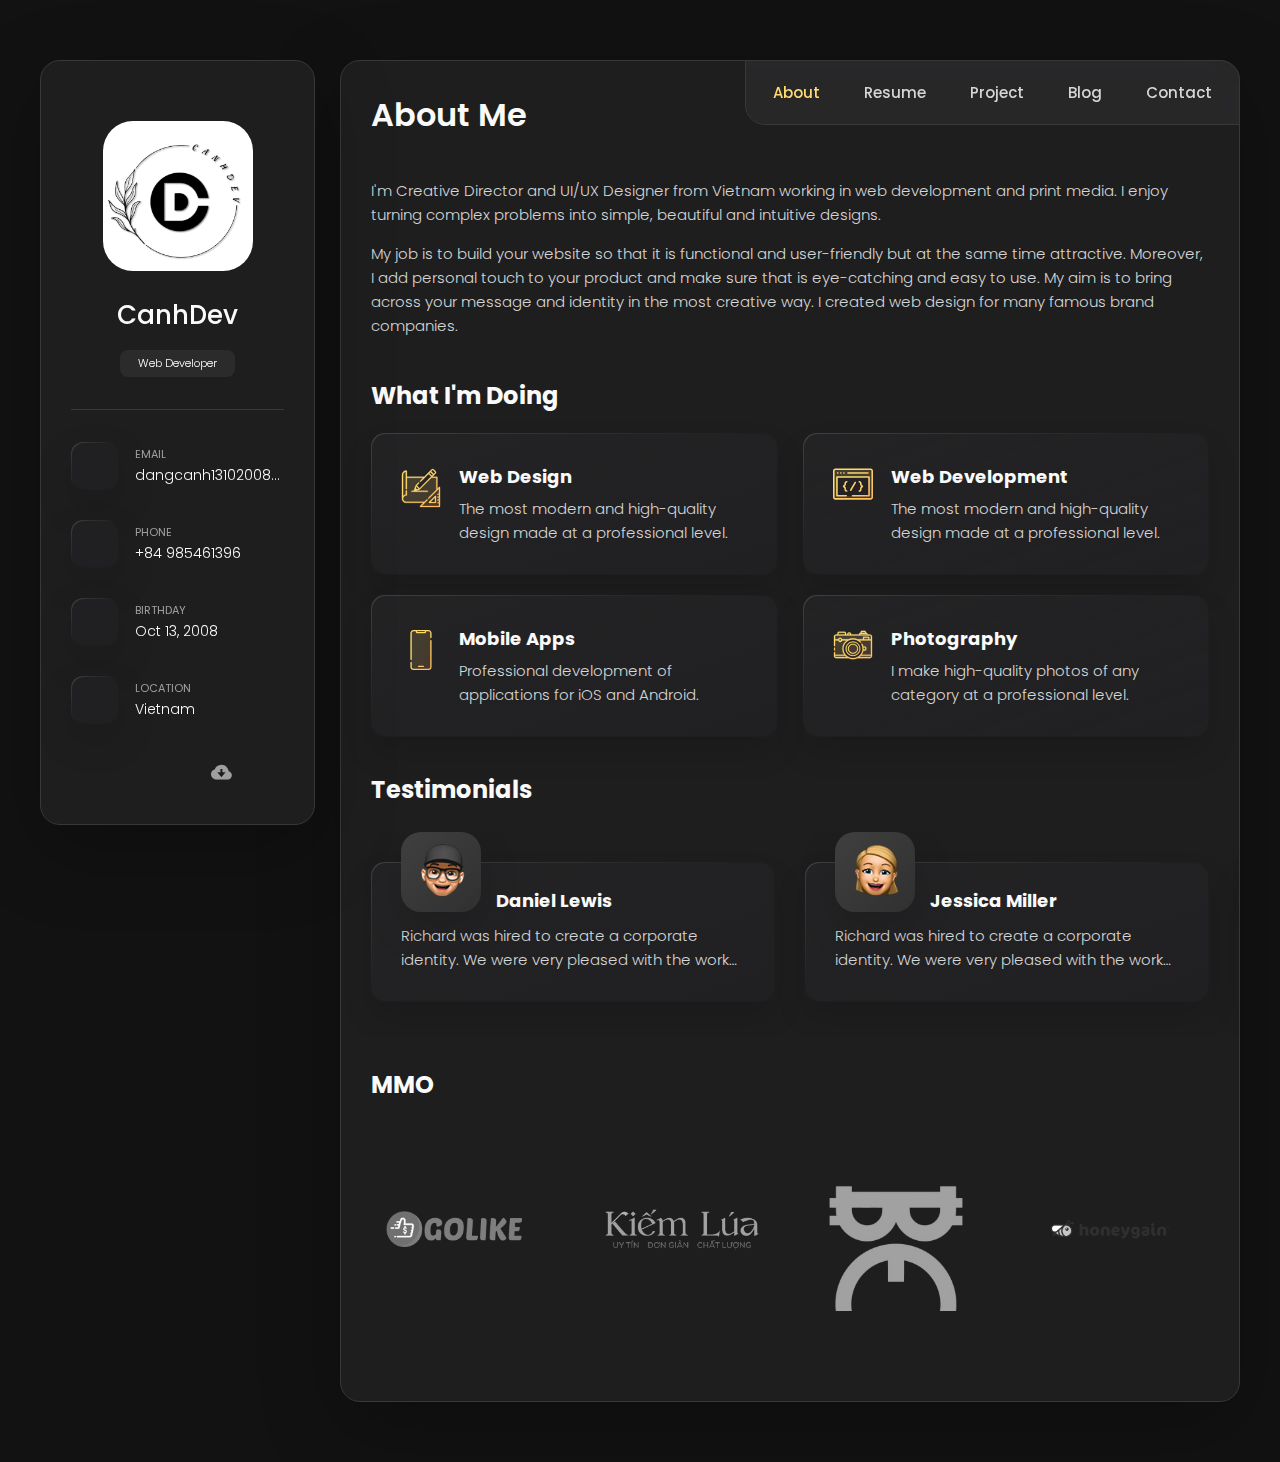
<file: index.html>
<!DOCTYPE html>
<html lang="en">
<head>
    <meta charset="UTF-8">
    <meta name="viewport" content="width=device-width, initial-scale=1.0">
    <title> CanhDev</title>
    <!--css link-->
    <link rel="stylesheet" href="style.css">
    <!--icon link-->
    <link rel="stylesheet" href="https://cdnjs.cloudflare.com/ajax/libs/font-awesome/6.5.2/css/all.min.css" integrity="sha512-SnH5WK+bZxgPHs44uWIX+LLJAJ9/2PkPKZ5QiAj6Ta86w+fsb2TkcmfRyVX3pBnMFcV7oQPJkl9QevSCWr3W6A==" crossorigin="anonymous" referrerpolicy="no-referrer" />
    <link href='https://unpkg.com/boxicons@2.1.4/css/boxicons.min.css' rel='stylesheet'>
    <!--font link-->
    <link href="https://fonts.googleapis.com/css2?family=Poppins:wght@300;400;500;600&display=swap" rel="stylesheet">
      <!-- favicon -->
       <link rel="shortcut icon" href="favicon.ico" type="image/x-icon">
</head>
<body>
    <!-- main -->
        <main>
            <!-- toast -->
            <div id="toast" class="toast">
                <i class="fa-solid fa-check-circle"></i>
                Message sent successfully!
            </div>
            <div class="alert" id="error">
                <i class="fa-solid fa-wifi icon"></i>
                <div class="content">
                    <div class="title">
                        Wifi disconnect!
                    </div>
                    <div class="des">
                        Please check your connection
                    </div>
                </div>
                <i class="fa-solid fa-x close"></i>
            </div>
            <div class="alert" id="success">
                <i class="fa-solid fa-wifi icon"></i>
                <div class="content">
                    <div class="title">
                        Wifi connected!
                    </div>
                    <div class="des">
                        Successfully connected
                    </div>
                </div>
                <i class="fa-solid fa-x close"></i>
            </div>
        
        
        
    <!-- sidebar -->
            <aside class="sidebar" data-sidebar>

                <div class="sidebar-info">

                    <figure class="avtar-box">
                        <img src="logo.png" width="80" style="border-radius:2rem ;">
                    </figure>

                    <div class="info-contents">
                        <h1 class="name" title="Rajat soni">CanhDev</h1>
                        <p class="title">Web Developer</p>
                    </div>

                    <button class="info-more-btn" data-sidebar-btn>
                        <span>Show Contacts</span>
                        <i class="fa-solid fa-chevron-down"></i>
                    </button>
                </div>

                <div class="sidebar-info-more">
                    <div class="separator"></div>
                    <ul class="contact-list">

                        <li class="contact-item">
                            <div class="icon-box">
                                <i class="fa-solid fa-envelope"></i>
                            </div>
                            <div class="contact-info">
                                <p class="contact-title">Email</p>
                                <a href="mailto:dangcanh13102008@gmail.com" class="contact-link">dangcanh13102008@gmail.com</a>
                            </div>
                        </li>

                        <li class="contact-item">
                            <div class="icon-box">
                                <i class="fa-solid fa-phone"></i>
                            </div>
                            <div class="contact-info">
                                <p class="contact-title">Phone</p>
                                <a href="#" class="contact-link">+84 985461396</a>
                            </div>
                        </li>

                        <li class="contact-item">
                            <div class="icon-box">
                                <i class="fa-solid fa-calendar-day"></i>
                            </div>
                            <div class="contact-info">
                                <p class="contact-title">Birthday</p>
                               <time datetime="1997-06-16">Oct 13, 2008</time>
                            </div>
                        </li>

                        <li class="contact-item">
                            <div class="icon-box">
                                <i class="fa-solid fa-location-dot"></i>
                            </div>
                            <div class="contact-info">
                                <p class="contact-title">Location</p>
                                <address>Vietnam</address>
                            </div>
                        </li>

                    </ul>

                    <div class="separator"></div>

                    <ul class="social-list">

                        <li class="social-item">
                            <a href="https://www.facebook.com/profile.php?id=100056273888886" class="social-link" target="_blank">
                                <i class="fa-brands fa-facebook"></i>
                            </a>
                        </li>

                        <li class="social-item">
                            <a href="https://x.com" class="social-link" target="_blank">
                                <i class="fa-brands fa-x-twitter"></i>
                            </a>
                        </li>

                        <li class="social-item">
                            <a href="https:www.youtube.com" class="social-link" target="_blank">
                                <i class="fa-brands fa-youtube"></i>
                            </a>
                        </li>

                        <li class="social-item">
                            <a href="https://web.telegram.org/a/#-1002250825109" class="social-link" target="_blank">
                                <i class="fa-brands fa-telegram"></i>
                            </a>
                        </li>

                        <li class="social-item">
                            <a href="https://instagram.com" class="social-link" target="_blank">
                                <i class="fa-brands fa-instagram"></i>
                            </a>
                        </li>
                        <li class="social-item">
                            <a href="app-release.apk" class="Btn" type="download">
                                <i class='bx bxs-cloud-download svgIcon' ></i>
                                <span class="icon2"></span>
                                <span class="tooltip">10MB</span>
                            </a>
                        </li>

                    </ul>
                </div>
            </aside>

    <!-- main content -->

    <div class="main-content">

    <!-- navbar -->

    <nav class="navbar">
        <ul class="navbar-list">
            <li class="navbar-item">
                <button class="navbar-link active" data-nav-link>About</button>
            </li>

            <li class="navbar-item">
                <button class="navbar-link" data-nav-link>Resume</button>
            </li>

            <li class="navbar-item">
                <button class="navbar-link" data-nav-link>Project</button>
            </li>

            <li class="navbar-item">
                <button class="navbar-link" data-nav-link>Blog</button>
            </li>

            <li class="navbar-item">
                <button class="navbar-link" data-nav-link>Contact</button>
            </li>
        </ul>
    </nav>

    <!-- about -->

    <article class="about active" data-page="about">

        <header>
            <h2 class="h2 article-title">About me</h2>
        </header>

        <section class="about-text">
            <p>
                I'm Creative Director and UI/UX Designer from Vietnam working in web development and print media.
                I enjoy
                turning complex problems into simple, beautiful and intuitive designs.
            </p>
            <p>
                My job is to build your website so that it is functional and user-friendly but at the same time attractive.
                Moreover, I
                add personal touch to your product and make sure that is eye-catching and easy to use. My aim is to bring
                across your
                message and identity in the most creative way. I created web design for many famous brand companies.
            </p>
        </section>

    

    <!-- service -->

    <section class="service">
        <h3 class="h3 service-title">What i'm doing</h3>
        <ul class="service-list">
            <li class="service-item">
                <div class="service-icon-box">
                    <img src="icon-design.svg" alt="design icon" width="40">
                </div>

                <div class="service-content-box">
                    <h4 class="h4 service-item-title">Web Design</h4>
                    <p class="service-item-text"> The most modern and high-quality design made at a professional level.
                    </p>
                </div>
            </li>

            <li class="service-item">
                <div class="service-icon-box">
                    <img src="icon-dev.svg" alt="web development icon" width="40">
                </div>

                <div class="service-content-box">
                    <h4 class="h4 service-item-title">Web Development</h4>
                    <p class="service-item-text"> The most modern and high-quality design made at a professional level.
                    </p>
                </div>
            </li>

            <li class="service-item">
                <div class="service-icon-box">
                    <img src="icon-app.svg" alt="Mobile app icon" width="40">
                </div>

                <div class="service-content-box">
                    <h4 class="h4 service-item-title">Mobile Apps</h4>
                    <p class="service-item-text"> Professional development of applications for iOS and Android.
                </div>
            </li>

            <li class="service-item">
                <div class="service-icon-box">
                    <img src="icon-photo.svg" alt="camera icon" width="40">
                </div>

                <div class="service-content-box">
                    <h4 class="h4 service-item-title">Photography</h4>
                    <p class="service-item-text">  I make high-quality photos of any category at a professional level.
                </div>
            </li>

        </ul>
    </section>

    <!-- testmonials -->

    <section class="testimonials">

        <h3 class="h3 testimonials-title">Testimonials</h3>

        <ul class="testimonials-list has-scrollbar">

          <li class="testimonials-item">
            <div class="content-card" data-testimonials-item>

              <figure class="testimonials-avatar-box">
                <img src="avatar-1.png" alt="Daniel lewis" width="60" data-testimonials-avatar>
              </figure>

              <h4 class="h4 testimonials-item-title" data-testimonials-title>Daniel lewis</h4>

              <div class="testimonials-text" data-testimonials-text>
                <p>
                  Richard was hired to create a corporate identity. We were very pleased with the work done. She has a
                  lot of experience
                  and is very concerned about the needs of client. Lorem ipsum dolor sit amet, ullamcous cididt
                  consectetur adipiscing
                  elit, seds do et eiusmod tempor incididunt ut laborels dolore magnarels alia.
                </p>
              </div>

            </div>
          </li>

          <li class="testimonials-item">
            <div class="content-card" data-testimonials-item>

              <figure class="testimonials-avatar-box">
                <img src="avatar-2.png" alt="Jessica miller" width="60" data-testimonials-avatar>
              </figure>

              <h4 class="h4 testimonials-item-title" data-testimonials-title>Jessica miller</h4>

              <div class="testimonials-text" data-testimonials-text>
                <p>
                  Richard was hired to create a corporate identity. We were very pleased with the work done. She has a
                  lot of experience
                  and is very concerned about the needs of client. Lorem ipsum dolor sit amet, ullamcous cididt
                  consectetur adipiscing
                  elit, seds do et eiusmod tempor incididunt ut laborels dolore magnarels alia.
                </p>
              </div>

            </div>
          </li>

          <li class="testimonials-item">
            <div class="content-card" data-testimonials-item>

              <figure class="testimonials-avatar-box">
                <img src="avatar-3.png" alt="Emily evans" width="60" data-testimonials-avatar>
              </figure>

              <h4 class="h4 testimonials-item-title" data-testimonials-title>Emily evans</h4>

              <div class="testimonials-text" data-testimonials-text>
                <p>
                  Richard was hired to create a corporate identity. We were very pleased with the work done. She has a
                  lot of experience
                  and is very concerned about the needs of client. Lorem ipsum dolor sit amet, ullamcous cididt
                  consectetur adipiscing
                  elit, seds do et eiusmod tempor incididunt ut laborels dolore magnarels alia.
                </p>
              </div>

            </div>
          </li>

          <li class="testimonials-item">
            <div class="content-card" data-testimonials-item>

              <figure class="testimonials-avatar-box">
                <img src="avatar-4.png" alt="Henry william" width="60" data-testimonials-avatar>
              </figure>

              <h4 class="h4 testimonials-item-title" data-testimonials-title>Henry william</h4>

              <div class="testimonials-text" data-testimonials-text>
                <p>
                  Richard was hired to create a corporate identity. We were very pleased with the work done. She has a
                  lot of experience
                  and is very concerned about the needs of client. Lorem ipsum dolor sit amet, ullamcous cididt
                  consectetur adipiscing
                  elit, seds do et eiusmod tempor incididunt ut laborels dolore magnarels alia.
                </p>
              </div>

            </div>
          </li>

        </ul>

      </section>
    
    <!-- testimonials modal -->

    <div class="modal-container" data-modal-container>

        <div class="overlay" data-overlay></div>

        <section class="testimonials-modal">

          <button class="modal-close-btn" data-modal-close-btn>
            <i class="fa-solid fa-xmark"></i>
          </button>

          <div class="modal-img-wrapper">
            <figure class="modal-avatar-box">
              <img src="avatar-1.png" alt="Daniel lewis" width="80" data-modal-img>
            </figure>

            <img src="icon-quote.svg" alt="quote icon">
          </div>

          <div class="modal-content">

            <h4 class="h3 modal-title" data-modal-title>Daniel lewis</h4>

            <time datetime="2021-06-14">14 June, 2021</time>

            <div data-modal-text>
              <p>
                Richard was hired to create a corporate identity. We were very pleased with the work done. She has a
                lot of experience
                and is very concerned about the needs of client. Lorem ipsum dolor sit amet, ullamcous cididt
                consectetur adipiscing
                elit, seds do et eiusmod tempor incididunt ut laborels dolore magnarels alia.
              </p>
            </div>

          </div>

        </section>
        </div>

    <!-- CLIENT -->

    <section class="clients">
        <h3 class="h3 clients-title">MMO</h3>
        <ul class="clients-list has-scrollbar">

            <li class="clients-items"> 
                <a href="http://ksx.golike88.com/share/ub4bge.html?referral_code=nvh9998" target="_blank">
                    <img src="golike.png" alt="client logo">
                </a>
            </li>

            <li class="clients-items"> 
                <a href="https://app.kiemlua.vn/login?ref=NLuJLiMc33" target="_blank">
                    <img src="KiemLua-Logo.png" alt="client logo">
                </a>
            </li>

            <li class="clients-items"> 
                <a href="https://invite.satoshiapp.xyz/9x5r1" target="_blank">
                    <img src="satoshi.png" alt="client logo">
                </a>
            </li>

            <li class="clients-items"> 
                <a href="https://r.honeygain.me/DANGC41D26" target="_blank">
                    <img src="honeygain.png" alt="client logo">
                </a>
            </li>

            <li class="clients-items"> 
                <a href="https://xworld-app.com/vi-VN/share/land?userId=5113348" target="_blank">
                    <img src="xworld.png" alt="client logo">
                </a>
            </li>

            <li class="clients-items"> 
                <a href="https://shorten.asia/tJM1EuC8" target="_blank">
                    <img src="shopee.png" alt="client logo">
                </a>
            </li>
        </ul>
    </section>
   </article>

  <!-- resume -->

  <article class="resume" data-page="resume">

    <header>
        <h2 class="h2 article-title">Resume</h2>
    </header>

    <section class="timeline">
        <div class="title-wrapper">
            <div class="icon-box">
                <i class="fa-solid fa-book-open"></i>
            </div>

            <h3 class="h3">Education</h3>
        </div>

        <ol class="timeline-list">
            <li class="timeline-item">
                <h4 class="h4 timeline-item-title">Primary School</h4>
                <span>2014 - 2019</span>
                <p class="timeline-text">
                    Nguyen Chi Thanh primary School
                </p>
            </li>

            <li class="timeline-item">
                <h4 class="h4 timeline-item-title">Secondary school</h4>
                <span>2019 - 2023</span>
                <p class="timeline-text">
                    Long Binh secondary school
                </p>
            </li>

            <li class="timeline-item">
                <h4 class="h4 timeline-item-title">High school</h4>
                <span>2023 - 2024</span>
                <p class="timeline-text">
                    Nguyen Huu Canh high school
                </p>
            </li>

        </ol>
    </section>

    <section class="timeline">

        <div class="title-wrapper">
            <div class="icon-box">
                <i class="fa-solid fa-book-open"></i>
            </div>
            <h3 class="h3">Experience</h3>
        </div>

        <ol class="timeline-list">
            <li class="timeline-item">
                <h4 class="h4 timeline-item-title">Code begginer</h4>
                <span>2019 - 2020</span>
                <p class="timeline-text">
                    I have started learn code and feel it amazing.
                </p>
            </li>

            <li class="timeline-item">
                <h4 class="h4 timeline-item-title">Designer</h4>
                <span>2020 - 2023</span>
                <p class="timeline-text">
                   I feel i can draw and make it beautiful.
                </p>
            </li>

            <li class="timeline-item">
                <h4 class="h4 timeline-item-title">Web designer</h4>
                <span>2023 - Present</span>
                <p class="timeline-text">
                    Learning code...
                </p>
            </li>
        </ol>
    </section>

    <!-- skill -->

    <section class="skills">
        <h3 class="h3 skills-title">My skills</h3>

        <ul class="skills-list content-card">
            
            <li class="skills-item">
                <div class="title-wrapper">
                    <h5 class="h5">Web design</h5>
                    <data value="85">85%</data>
                </div>

                <div class="skills-progress-bg">
                    <div class="skills-progress-fill" style="width: 80%;"></div>
                </div>
            </li>

            <li class="skills-item">
                <div class="title-wrapper">
                    <h5 class="h5">Ctrl C + Ctrl V</h5>
                    <data value="85">100%</data>
                </div>

                <div class="skills-progress-bg">
                    <div class="skills-progress-fill" style="width: 100%;"></div>
                </div>
            </li>

            <li class="skills-item">
                <div class="title-wrapper">
                    <h5 class="h5">Branding</h5>
                    <data value="85">90%</data>
                </div>

                <div class="skills-progress-bg">
                    <div class="skills-progress-fill" style="width: 90%;"></div>
                </div>
            </li>

            <li class="skills-item">
                <div class="title-wrapper">
                    <h5 class="h5">Wordpress</h5>
                    <data value="85">10%</data>
                </div>

                <div class="skills-progress-bg">
                    <div class="skills-progress-fill" style="width: 10%;"></div>
                </div>
            </li>

        </ul>
    </section>
  </article>

  <!-- portfolio -->

  <article class="portfolio" data-page="project">

    <header>
        <h2 class="h2 article-title">Project</h2>
    </header>

    <section class="projects">

        <ul class="filter-list">

            <li class="filter-item">
                <button class="active" data-filter-btn>All</button>
            </li>

            <li class="filter-item">
                <button data-filter-btn>Web design</button>
            </li>

            <li class="filter-item">
                <button data-filter-btn>Applications</button>
            </li>

            <li class="filter-item">
                <button data-filter-btn>Web developement</button>
            </li>

            <li class="filter-item">
                <button data-filter-btn>Games</button>
            </li>
        </ul>

        <div class="filter-select-box">

            <button class="filter-select" data-select>

                <div class="select-valu" data-select-value>Select category</div>

                <div class="select-icon">
                    <i class="fa-solid fa-chevron-down"></i>
                </div>

            </button>

            <ul class="select-list">

                <li class="select-item">
                    <button data-select-item>All</button>
                </li>

                <li class="select-item">
                    <button data-select-item>Web design</button>
                </li>

                <li class="select-item">
                    <button data-select-item>Applications</button>
                </li>

                <li class="select-item">
                    <button data-select-item>Web developement</button>
                </li>

                <li class="select-item">
                    <button data-select-item>Games</button>
                </li>

            </ul>

        </div>

        <ul class="project-list">

            <li class="project-item active" data-filter-item data-category="web developement">
                <a href="clock.html" target="_blank">
                    <figure class="project-img">
                        <div class="project-item-icon-box">
                            <i class="fa-regular fa-eye"></i>
                        </div>

                        <img src="project-1.png" loading="lazy">
                    </figure> 
                    <h3 class="project-title">Nixie Tube Clock</h3>
                    <p class="project-category">Web developement</p>
                </a>
                
            </li>
            <li class="project-item active" data-filter-item data-category="web developement">
                <a href="https://canh.vercel.app" target="_blank">
                    <figure class="project-img">
                        <div class="project-item-icon-box">
                            <i class="fa-regular fa-eye"></i>
                        </div>

                        <img src="canh.vercel.jpg" loading="lazy">
                    </figure> 
                    <h3 class="project-title">Nixie Tube Clock</h3>
                    <p class="project-category">Web developement</p>
                </a>
                
            </li>

            
            <li class="project-item active" data-filter-item data-category="games">
                <a href="#">
                    <figure class="project-img">
                        <div class="project-item-icon-box">
                            <i class="fa-regular fa-eye"></i>
                        </div>

                        <img src="project-2.png" loading="lazy">
                    </figure> 
                    <h3 class="project-title">Tic-Tac-Toe</h3>
                    <p class="project-category">Games</p>
                </a>
            </li>

            <li class="project-item active" data-filter-item data-category="games">
                <a href="game.html" target="_blank">
                    <figure class="project-img">
                        <div class="project-item-icon-box">
                            <i class="fa-regular fa-eye"></i>
                        </div>

                        <img src="cubegame.jpg" loading="lazy">
                    </figure> 
                    <h3 class="project-title">Tic-Tac-Toe</h3>
                    <p class="project-category">Games</p>
                </a>
            </li>

            
            <li class="project-item active" data-filter-item data-category="web developement">
                <a href="#">
                    <figure class="project-img">
                        <div class="project-item-icon-box">
                            <i class="fa-regular fa-eye"></i>
                        </div>

                        <img src="project-3.png" loading="lazy">
                    </figure> 
                    <h3 class="project-title">Toast Notification</h3>
                    <p class="project-category">Web developement</p>
                </a>
            </li>

            <li class="project-item active" data-filter-item data-category="web developement">
                <a href="https://gemini-canh.vercel.app" target="_blank">
                    <figure class="project-img">
                        <div class="project-item-icon-box">
                            <i class="fa-regular fa-eye"></i>
                        </div>

                        <img src="gemini.jpg" loading="lazy">
                    </figure> 
                    <h3 class="project-title">Gemini</h3>
                    <p class="project-category">Web developement</p>
                </a>
            </li>

            
            <li class="project-item active" data-filter-item data-category="web design">
                <a href="product.html" target="_blank">
                    <figure class="project-img">
                        <div class="project-item-icon-box">
                            <i class="fa-regular fa-eye"></i>
                        </div>

                        <img src="project-4.png" loading="lazy">
                    </figure> 
                    <h3 class="project-title">Product Page</h3>
                    <p class="project-category">Web design</p>
                </a>
            </li>

            
            <li class="project-item active" data-filter-item data-category="web design">
                <a href="#">
                    <figure class="project-img">
                        <div class="project-item-icon-box">
                            <i class="fa-regular fa-eye"></i>
                        </div>

                        <img src="project-5.png" loading="lazy">
                    </figure> 
                    <h3 class="project-title">Amazon prime video</h3>
                    <p class="project-category">Web design</p>
                </a>
            </li>

            <li class="project-item active" data-filter-item data-category="web design">
                <a href="https://ashopvn.vercel.app" target="_blank">
                    <figure class="project-img">
                        <div class="project-item-icon-box">
                            <i class="fa-regular fa-eye"></i>
                        </div>

                        <img src="ashopvn.jpg" loading="lazy">
                    </figure> 
                    <h3 class="project-title">AShopVN</h3>
                    <p class="project-category">Web design</p>
                </a>
            </li>

            
            <li class="project-item active" data-filter-item data-category="web games">
                <a href="#">
                    <figure class="project-img">
                        <div class="project-item-icon-box">
                            <i class="fa-regular fa-eye"></i>
                        </div>

                        <img src="project-6.png" loading="lazy">
                    </figure> 
                    <h3 class="project-title">Flip a coin</h3>
                    <p class="project-category">Games</p>
                </a>
            </li>

            
            <li class="project-item active" data-filter-item data-category="applications">
                <a href="#">
                    <figure class="project-img">
                        <div class="project-item-icon-box">
                            <i class="fa-regular fa-eye"></i>
                        </div>

                        <img src="project-7.png" loading="lazy">
                    </figure> 
                    <h3 class="project-title">Age calculator</h3>
                    <p class="project-category">Applications</p>
                </a>
            </li>

            <li class="project-item active" data-filter-item data-category="web design">
                <a href="light.html" target="_blank">
                    <figure class="project-img">
                        <div class="project-item-icon-box">
                            <i class="fa-regular fa-eye"></i>
                        </div>

                        <img src="project-8.png" loading="lazy">
                    </figure> 
                    <h3 class="project-title">Light house</h3>
                    <p class="project-category">Web design</p>
                </a>
            </li>

            <li class="project-item active" data-filter-item data-category="applications">
                <a href="calendar.html" target="_blank">
                    <figure class="project-img">
                        <div class="project-item-icon-box">
                            <i class="fa-regular fa-eye"></i>
                        </div>

                        <img src="project-9.png" loading="lazy">
                    </figure> 
                    <h3 class="project-title">Calender</h3>
                    <p class="project-category">Applications</p>
                </a>
            </li>

            <li class="project-item active" data-filter-item data-category="applications">
                <a href="digital.html" target="_blank">
                    <figure class="project-img">
                        <div class="project-item-icon-box">
                            <i class="fa-regular fa-eye"></i>
                        </div>

                        <img src="time.jpg" loading="lazy">
                    </figure> 
                    <h3 class="project-title">Clock</h3>
                    <p class="project-category">Applications</p>
                </a>
            </li>
            <li class="project-item active" data-filter-item data-category="applications">
                <a href="todolist.html" target="_blank">
                    <figure class="project-img">
                        <div class="project-item-icon-box">
                            <i class="fa-regular fa-eye"></i>
                        </div>

                        <img src="todolist.jpg" loading="lazy">
                    </figure> 
                    <h3 class="project-title">Todolist</h3>
                    <p class="project-category">Applications</p>
                </a>
            </li>


            <li class="project-item active" data-filter-item data-category="applications">
                <a href="cal.html" target="_blank">
                    <figure class="project-img">
                        <div class="project-item-icon-box">
                            <i class="fa-regular fa-eye"></i>
                        </div>

                        <img src="caculator.jpg" loading="lazy">
                    </figure> 
                    <h3 class="project-title">Calculator</h3>
                    <p class="project-category">Applications</p>
                </a>
            </li>
        </ul>

    </section>

  </article>

  <!-- blog -->

  <article class="blog" data-page="blog">

    <header>
        <h2 class="h2 article-title">Blog</h2>
    </header>

    <section class="blog-posts">

        <ul class="blog-posts-list">


            <div class="post-container">
                <div class="post-header">
                    <div class="profile-pic"></div>
                    <div><strong>Tạo bài đăng</strong></div>
                </div>
                <textarea id="post-content" placeholder="Bạn đang nghĩ gì? , hãy viết một câu hoặc một đoạn podcast thật ý nghĩa vào đây. (LƯU Ý: xóa từ dưới lên nhé)"></textarea>
                <div class="post-footer">
                    <div class="language-select">
                        <label for="language-select">Ngôn ngữ:</label>
                        <select id="language-select">
                            <option value="en-US">English</option>
                            <option value="vi-VN">Tiếng Việt</option>
                        </select>
                    </div>
                    <button id="post-button" disabled onclick="createPost()"><i class='bx bx-cloud-download'></i></button>
                </div>
            </div>
            
            <div class="posts-container" id="posts-container"></div>

            

        </ul>

    </section>

  </article>

  <!-- contact -->

  <article class="contact" data-page="contact">

    <header >
        <h2 class="h2 article-title">Contact</h2>
    </header>

    <section class="mapbox" data-mapbox>
        <iframe src="https://www.google.com/maps/embed?pb=!1m18!1m12!1m3!1d7835.713573125639!2d106.89151335431016!3d10.898486742728425!2m3!1f0!2f0!3f0!3m2!1i1024!2i768!4f13.1!3m3!1m2!1s0x3174dfdfc9e9a78d%3A0x77e1abf59dd0cb33!2zQ2jhu6MgQ-G7lW5nIDEx!5e0!3m2!1svi!2s!4v1727709779762!5m2!1svi!2s"
            width="400" height="300" loading="lazy">
        </iframe>
    </section>

    <section class="contact-form">
        <h3 class="h3 form-title">Contact Form</h3>

        <form action="#" class="form" data-form>
            <div class="input-wrapper">
                <input type="text" name="fullname" class="form-input" placeholder="Full Name" required data-form-input>
                <input type="text" name="email" class="form-input" placeholder="Email address" required data-form-input>
            </div>

            <textarea name="message" class="form-input" required data-form-input placeholder="content"></textarea>

            <button class="form-btn" id="form-btn" type="Submit" disabled data-form-btn>
                <i class="fa-solid fa-paper-plane"></i>
                <span>Send Message</span>
            </button>
        </form>

    </section>

  </article>


    </div>
        </main>


    <!--js link-->
    <script src="script.js"></script>
</body>
</html>
</file>
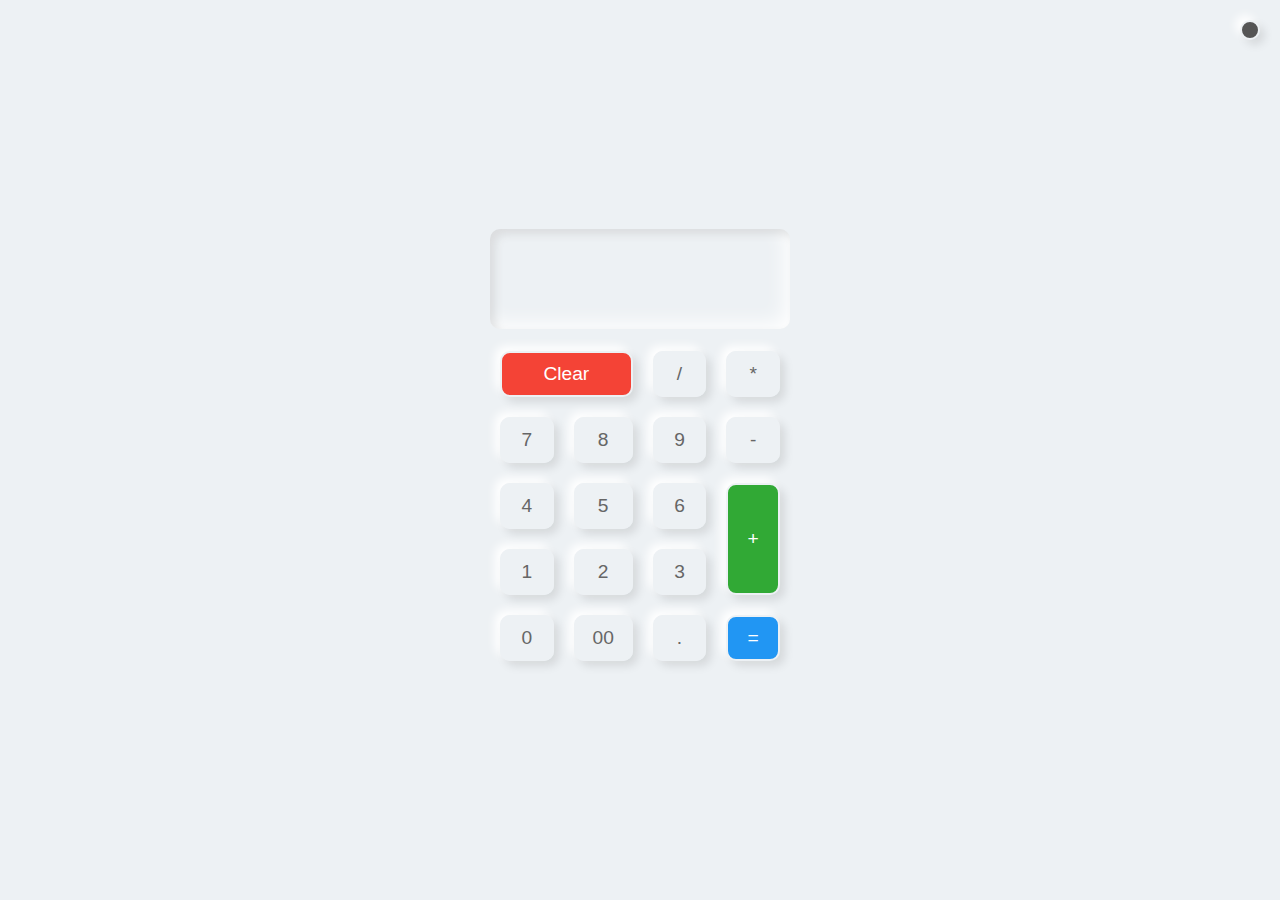
<file: cal.html>
<!DOCTYPE html>
<html lang="en">
<head>
    <meta charset="UTF-8">
    <meta name="viewport" content="width=device-width, initial-scale=1.0">
    <title>CALCULATOR</title>
    <link rel="stylesheet" href="cal.css">
</head>
<body>
    
    <div class="toggleBtn"></div>
    <div class="calculator">
        <div class="buttons">
             <h2 id="value"></h2>
             <span id="clear">Clear</span>
             <span>/</span>
             <span>*</span>
             <span>7</span>
             <span>8</span>
             <span>9</span>
             <span>-</span>
             <span>4</span>
             <span>5</span>
             <span>6</span>
             <span id="plus">+</span>
             <span>1</span>
             <span>2</span>
             <span>3</span>
             <span>0</span>
             <span>00</span>
             <span>.</span>
             <span id="equal">=</span>
        </div>
    </div>
<script src="cal.js"></script>
</body>
</html>
</file>
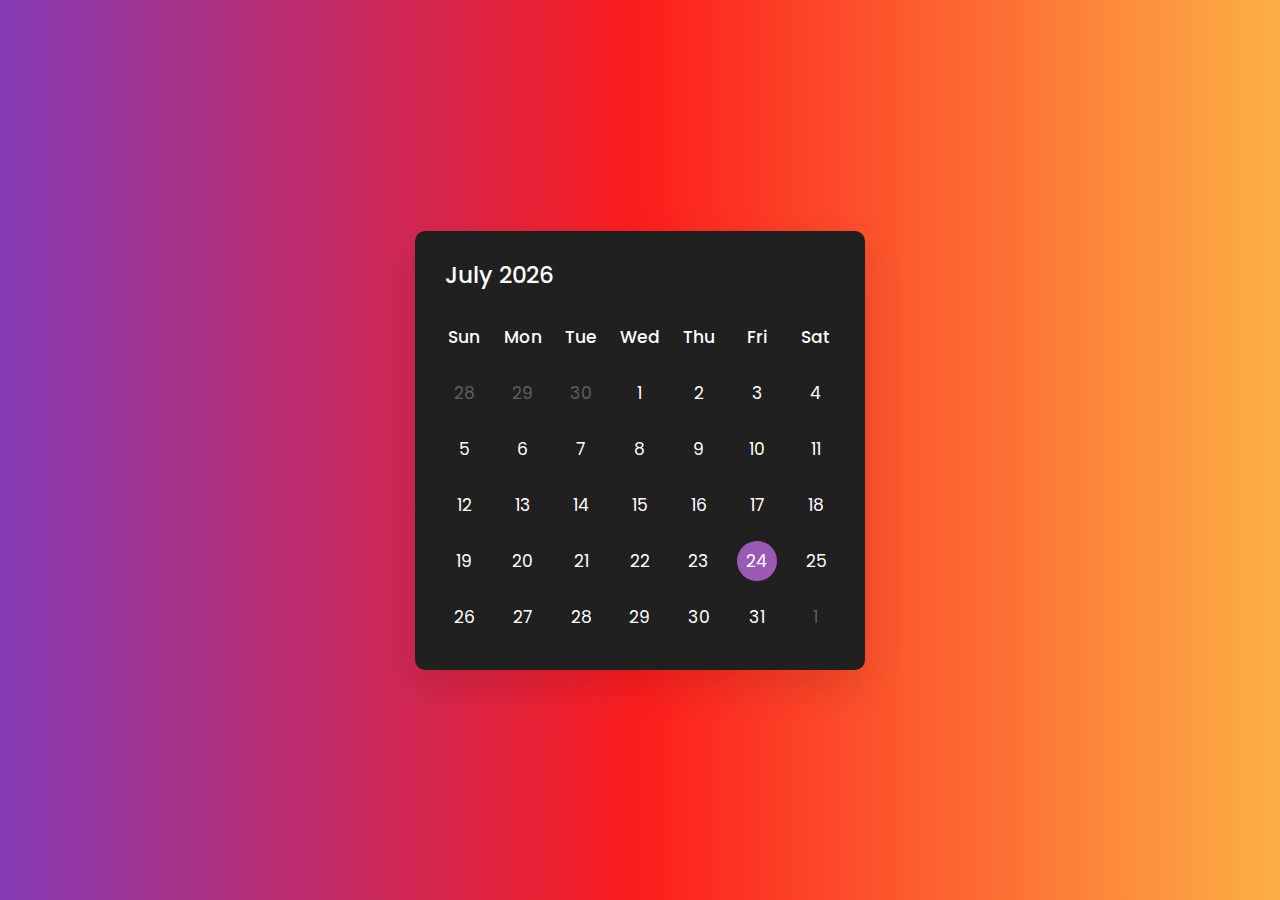
<file: calendar.html>
<!DOCTYPE html>
<html lang="en">
<head>
    <meta charset="UTF-8">
    <meta name="viewport" content="width=device-width, initial-scale=1.0">
    <title>Calendar</title>
    <meta name="viewport" content="width=device-width, initial-scale=1.0">
    <link rel="stylesheet" href="https://cdnjs.cloudflare.com/ajax/libs/font-awesome/6.5.1/css/all.min.css" integrity="sha512-DTOQO9RWCH3ppGqcWaEA1BIZOC6xxalwEsw9c2QQeAIftl+Vegovlnee1c9QX4TctnWMn13TZye+giMm8e2LwA==" crossorigin="anonymous" referrerpolicy="no-referrer" />    <link rel="stylesheet" href="calendar.css">
</head>
<body>
    <div class="wrapper">
        <header>
            <p class="date" style="color: #fff;"></p>
            <div class="icon">
                <span id="prev"><i class="fa-solid fa-angle-left"></i></span>
                <span id="next"><i class="fa-solid fa-angle-right"></i></span>
            </div>
        </header>

        <div class="Calendar">
            <ul class="week">
                <li>Sun</li>
                <li>Mon</li>
                <li>Tue</li>
                <li>Wed</li>
                <li>Thu</li>
                <li>Fri</li>
                <li>Sat</li>
            </ul>
            <ul class="days"></ul>
        </div>
    </div>


    <script src="carlendar.js"></script>
</body>
</html>
</file>
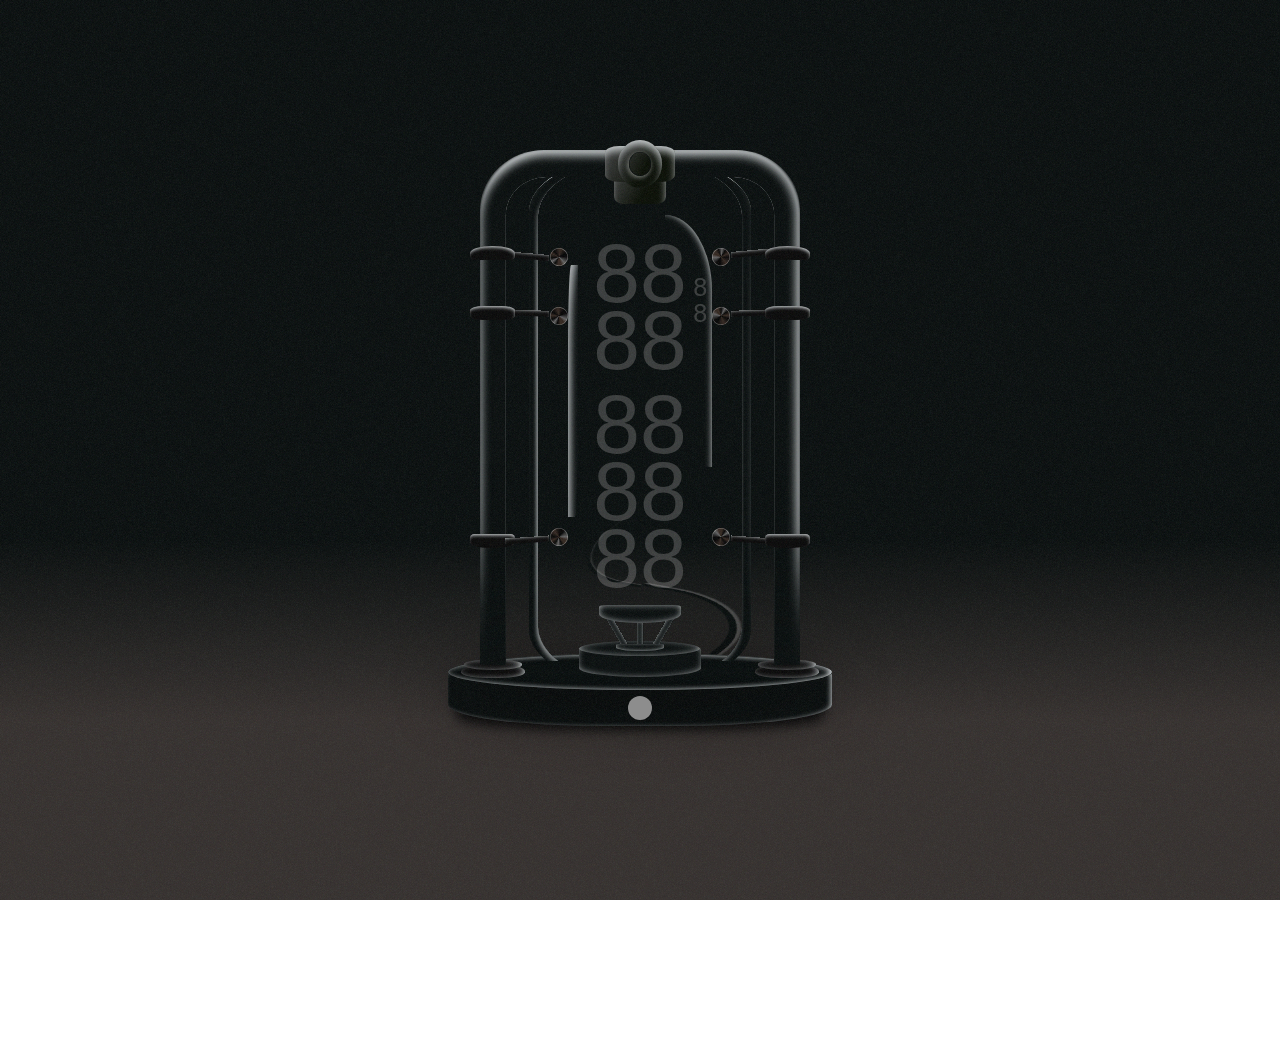
<file: clock.html>
<!DOCTYPE html>
<html lang="en">
<head>
    <meta charset="UTF-8">
    <meta name="viewport" content="width=device-width, initial-scale=1.0">
    <title>Clock</title>
    <link rel="stylesheet" href="clock.css">
</head>
<body>
    <svg id="noise-svg">
        <filter id='noiseFilter'>
            <feTurbulence type='fractalNoise' baseFrequency='1.5' numOctaves='3' stitchTiles='stitch' />
        </filter>
        <rect id="noise-rect" filter='url(#noiseFilter)' />
      </svg>
    
      <div class="clock off">
        <div class="shadow"></div>
    
        <div class="base-container"><div class="base"><div></div></div></div>
        <div class="small-outer-pipe">
          <div class="small-inner-pipe"></div>
        </div>
        <div class="outer-pipe">
          <div class="inner-pipe"></div>
        </div>
        <div class="pipe-accents">
          <div class="top-tube"></div>
          <div class="tube-holders">
            <div></div> 
            <div></div>
            <div></div>
            <div></div>
            <div></div>
            <div></div>
          </div>
          <div class="top"></div>
          <div class="topinset"></div>
          <div class="left"><div></div><div></div><div></div></div>
          <div class="right"><div></div><div></div><div></div></div>
          <div class="bottom-left"></div>
          <div class="bottom-right"></div>
        </div>
    
        <div class="display">
          <div class="row">
            <div class="col"><div>8</div><div id="char01">0</div><div id="char02">0</div></div>
            <div class="col"><div>8</div><div id="char11">0</div><div id="char12">0</div></div>
          </div>

          <div class="row">
            <div class="col"><div>8</div><div id="char21">0</div><div id="char22">0</div></div>
            <div class="col"><div>8</div><div id="char31">0</div><div id="char32">0</div></div>
          </div>

          <div style="height: 0.2em;"></div>
          <div class="small-row">
            <div class="row">
              <div class="col"><div>8</div><div id="char41">0</div><div id="char42">0</div></div>
              <div class="col"><div>8</div><div id="char51">0</div><div id="char52">0</div></div>
            </div>
          </div>

          <div class="row">
            <div class="col"><div>8</div><div id="char61">0</div><div id="char62">0</div></div>
            <div class="col"><div>8</div><div id="char71">0</div><div id="char72">0</div></div>
          </div>

          <div class="row">
            <div class="col"><div>8</div><div id="char81">0</div><div id="char82">0</div></div>
            <div class="col"><div>8</div><div id="char91">0</div><div id="char92">0</div></div>
          </div>

          <div class="row">
            <div class="col"><div>8</div><div id="char101">0</div><div id="char102">0</div></div>
            <div class="col"><div>8</div><div id="char111">0</div><div id="char112">0</div></div>
          </div>
        </div>
    
        <div class="glass-tube"></div>
        <div class="hex">
          <div class="overlay"></div>
        </div>
    
        <div class="tube-base-container">
          <div class="wires"><div></div><div></div></div>
          <div class="tube-base"></div>
          <div class="rods">
            <div class="left-rod"></div>
            <div class="center-rod"></div>
            <div class="right-rod"></div>
          </div>

          <div class="tube-btm"></div>
        </div>
    
        <div class="power-cord">
          <div></div>
          <div></div>
        </div>
        
        <div class="button" onclick="body.querySelector('.clock').classList.toggle('off')">
          <div></div>
    
        </div> 
      
    </div>
<script src="clock.js"></script>

</body>
</html>
</file>
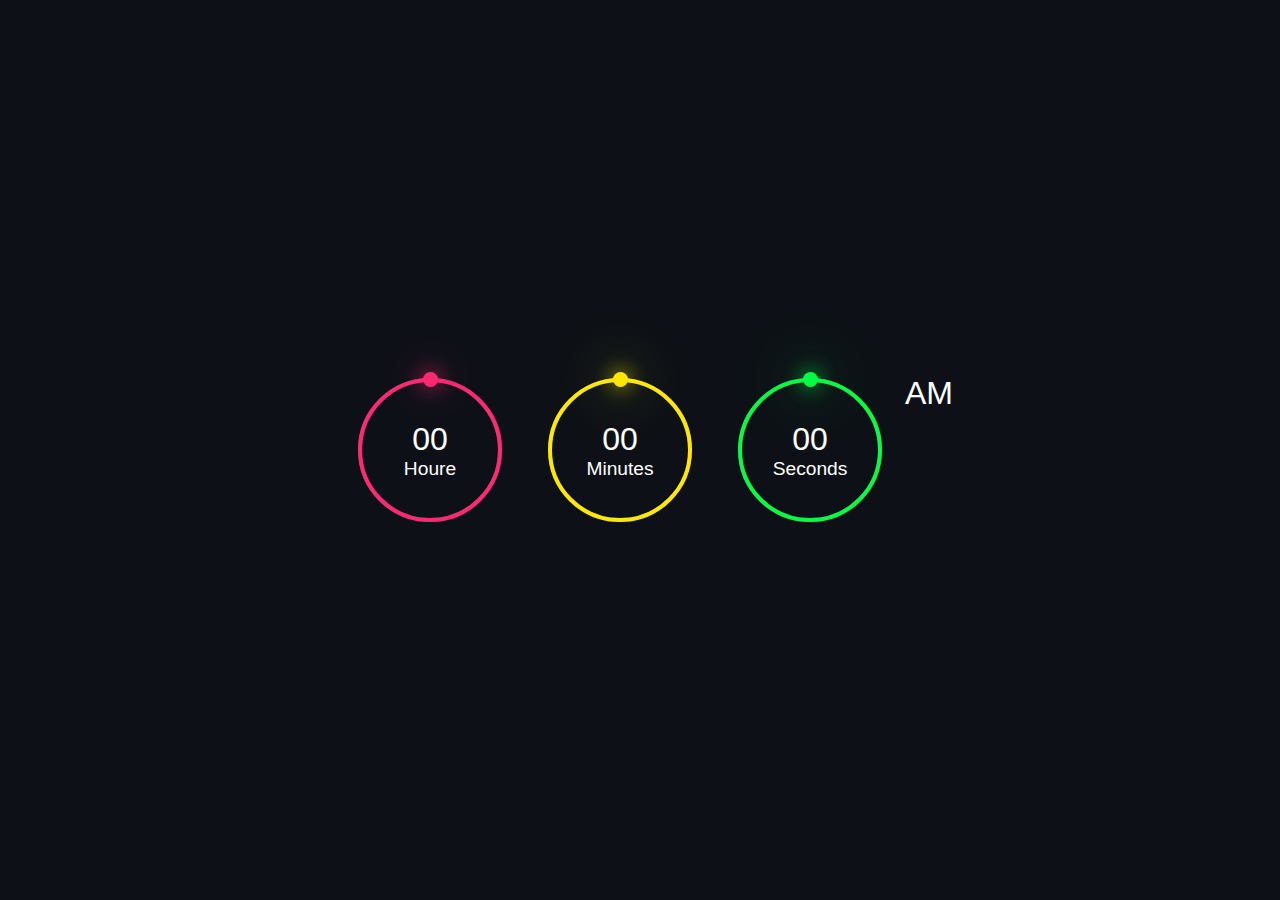
<file: digital.html>
<!DOCTYPE html>
<html lang="en">
<head>
    <meta charset="UTF-8">
    <meta name="viewport" content="width=device-width, initial-scale=1.0">
    <title>Digital clock</title>
    <link rel="stylesheet" href="digital.css">
</head>
<body>
    <div class="container">
        <div id="time">
            <div class="circle" style="--color: #ff2972">
            <div class="dots h-dot"></div>
                <svg>
                    <circle cx="70" cy="70" r="70"></circle>
                    <circle cx="70" cy="70" r="70" id="hh"></circle>
                </svg>
                <div id="houre">
                    <p id="hrs">00</p>
                    <p class="time-text">Houre</p>
                </div>
                </div>

                <div class="circle" style="--color: #fee800">
                <div class="dots m-dot"></div>
                    <svg>
                        <circle cx="70" cy="70" r="70"></circle>
                        <circle cx="70" cy="70" r="70" id="mm"></circle>
                    </svg>
                    <div class="minutes">
                        <p id="mins">00</p>
                        <p class="time-text">Minutes</p>
                    </div>
            </div>

            <div class="circle" style="--color: #04fc43">
                <div class="dots s-dot"></div>
                    <svg>
                        <circle cx="70" cy="70" r="70"></circle>
                        <circle cx="70" cy="70" r="70" id="ss"></circle>
                    </svg>
                    <div class="Seconds">
                        <p id="secs">00</p>
                        <p class="time-text">Seconds</p>
                    </div>
            </div>

            <div class="ap">
                <div id="ampm">AM</div>
            </div>
        </div>
        </div>
    <script src="digital.js"></script>
</body>
</html>
</file>
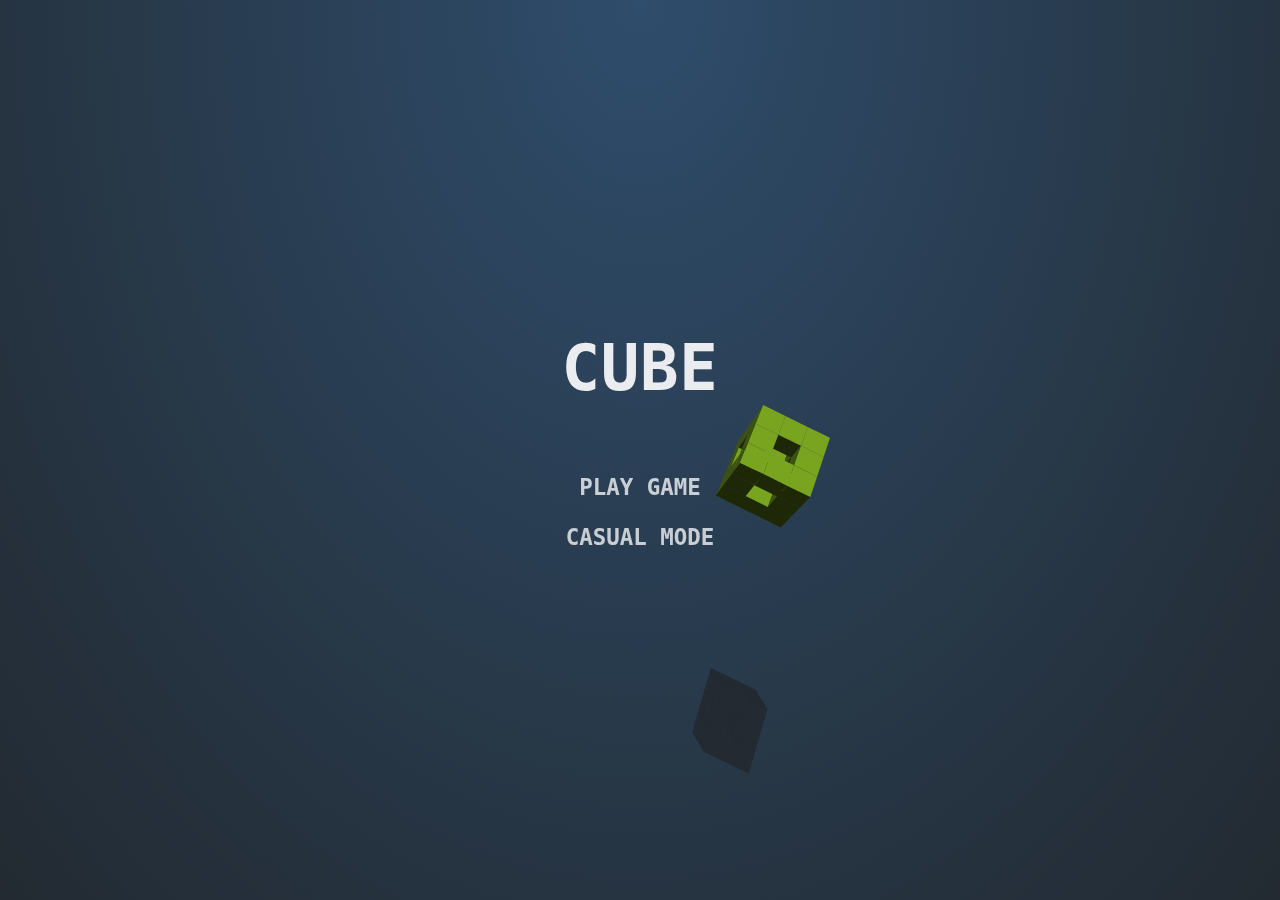
<file: game.html>
<!DOCTYPE html>
<html lang="en">
<head>
    <meta charset="UTF-8">
    <meta name="viewport" content="width=device-width, initial-scale=1.0">
    <title>CUBE GAME</title>
    <link rel="stylesheet" href="game.css">
</head>
<body>
    <canvas id="c"></canvas>

    <!-- Gameplay HUD -->
    <div class="hud">
        <div class="hud__score">
            <div class="score-lbl"></div>
            <div class="cube-count-lbl"></div>
        </div>
        <div class="pause-btn"><div></div></div>
        <div class="slowmo">
            <div class="slowmo__bar"></div>
        </div>
    </div>
    
    <!-- Menu System -->
    <div class="menus">
        <div class="menu menu--main">
            <h1>CUBE</h1>
            <button type="button" class="play-normal-btn">PLAY GAME</button>
            <button type="button" class="play-casual-btn">CASUAL MODE</button>
        </div>
        <div class="menu menu--pause">
            <h1>Paused</h1>
            <button type="button" class="resume-btn">RESUME GAME</button>
            <button type="button" class="menu-btn--pause">MAIN MENU</button>
        </div>
        <div class="menu menu--score">
            <h1>Game Over</h1>
            <h2>Your Score:</h2>
            <div class="final-score-lbl"></div>
            <div class="high-score-lbl"></div>
            <button type="button" class="play-again-btn">PLAY AGAIN</button>
            <button type="button" class="menu-btn--score">MAIN MENU</button>
        </div>
    </div>
    <script src="game.js"></script>
</body>
</html>
</file>
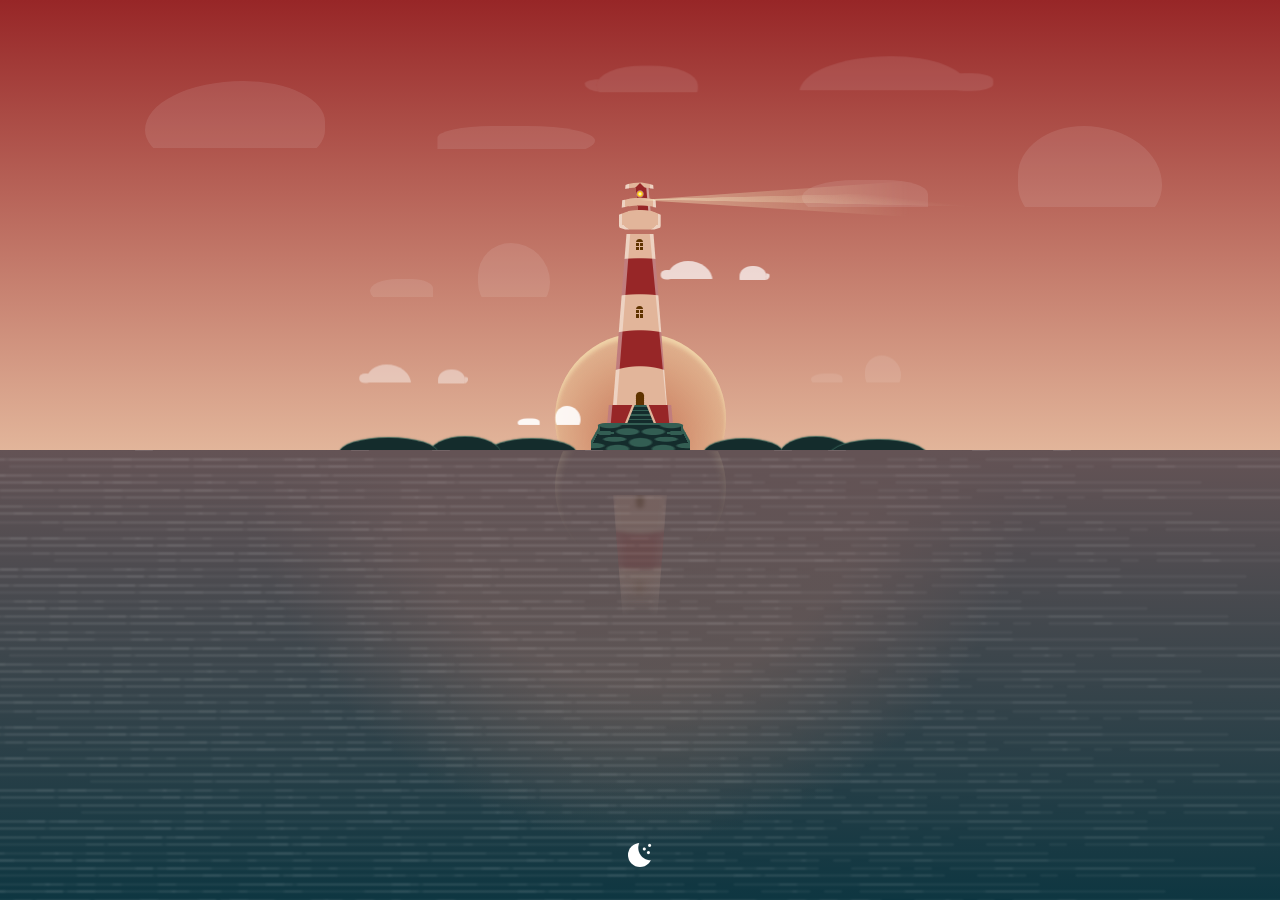
<file: light.html>
<!DOCTYPE html>
<html lang="en">
<head>
    <meta charset="UTF-8">
    <meta name="viewport" content="width=device-width, initial-scale=1.0">
    <title>Light house</title>
    <link rel="stylesheet" href="light.css">
</head>
<body>
   <input type="checkbox" name="light" id="light">
   <input type="checkbox" name="night" id="night">
   <div class="sky">
<span></span><span></span><span></span><span></span><span></span><span></span><span></span><span></span><span></span>
<i></i><i></i><i></i><i></i><i></i><i></i>
   </div>
   <div class="sea"><span></span></div>
   <div class="content">
    <div class="lighthouse">
        <div class="base"></div>
        <div class="tower"></div>
        <div class="top"></div>
        <div class="roof"></div>
        <div class="light"></div>
    </div>
    <div class="lighthouse">
        <div class="bass"></div>
        <div class="tower"></div>
    </div>
    <label for="light"></label>
   </div>
   <label for="night"></label>
</body>
</html>
</file>
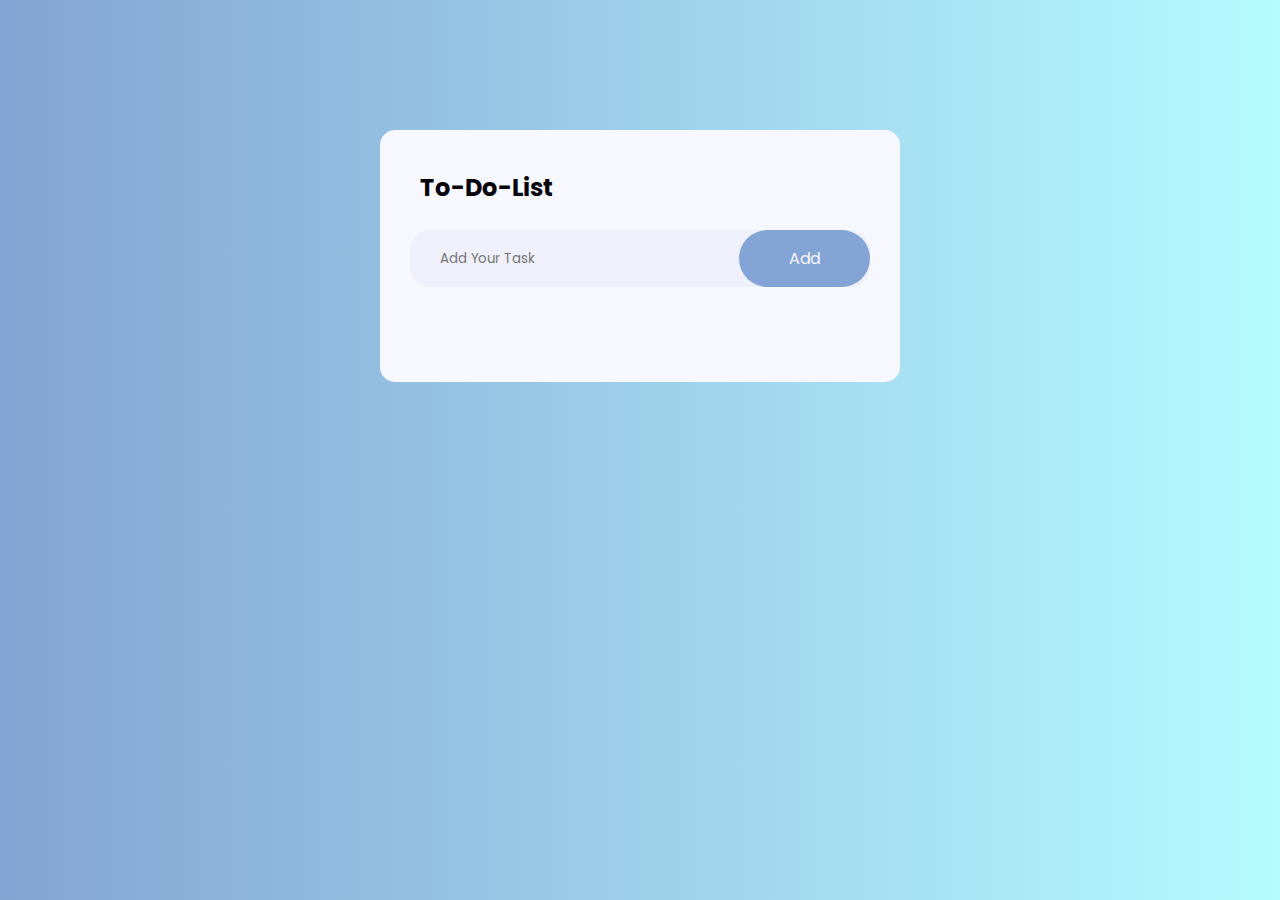
<file: todolist.html>
<!DOCTYPE html>
<html lang="en">
<head>
    <meta charset="UTF-8">
    <meta name="viewport" content="width=device-width, initial-scale=1.0">
    <title>To-Do-List</title>
    <link rel="stylesheet" href="todolist.css">
</head>
<body>
    <div class="contaner">
        <div class="to-do-list">
            <h2>To-Do-List</h2>
            <div class="row">
                <input type="text" id="input-box" placeholder="Add Your Task">
                <button onclick="addTask()">Add</button>
            </div>
            <ul id="list-contener"> 
            </ul>
        </div>
    </div>

    <script src="todolist.js"></script>
</body>
</html>
</file>
<file: style.css>
:root{

    /* gradient */
  
    --bg-gradient-onyx: linear-gradient(
      to bottom right, 
      hsl(240, 1%, 25%) 3%, 
      hsl(0, 0%, 19%) 97%
    );
    --bg-gradient-jet: linear-gradient(
      to bottom right, 
      hsla(240, 1%, 18%, 0.251) 0%, 
      hsla(240, 2%, 11%, 0) 100%
    ), hsl(240, 2%, 13%);
    --bg-gradient-yellow-1: linear-gradient(
      to bottom right, 
      hsl(45, 100%, 71%) 0%, 
      hsla(36, 100%, 69%, 0) 50%
    );
    --bg-gradient-yellow-2: linear-gradient(
      135deg, 
      hsla(45, 100%, 71%, 0.251) 0%, 
      hsla(35, 100%, 68%, 0) 59.86%
    ), hsl(240, 2%, 13%);
    --border-gradient-onyx: linear-gradient(
      to bottom right, 
      hsl(0, 0%, 25%) 0%, 
      hsla(0, 0%, 25%, 0) 50%
    );
    --text-gradient-yellow: linear-gradient(
      to right, 
      hsl(45, 100%, 72%), 
      hsl(35, 100%, 68%)
    );

        /* solid */
  
        --jet: hsl(0, 0%, 22%);
        --onyx: hsl(240, 1%, 17%);
        --eerie-black-1: hsl(240, 2%, 13%);
        --eerie-black-2: hsl(240, 2%, 12%);
        --smoky-black: hsl(0, 0%, 7%);
        --white-1: hsl(0, 0%, 100%);
        --white-2: hsl(0, 0%, 98%);
        --orange-yellow-crayola: hsl(45, 100%, 72%);
        --vegas-gold: hsl(45, 54%, 58%);
        --light-gray: hsl(0, 0%, 84%);
        --light-gray-70: hsla(0, 0%, 84%, 0.7);
        --bittersweet-shimmer: hsl(0, 43%, 51%);

         /* typography */
  
    /* font-family */
    --ff-poppins: 'Poppins', sans-serif;
  
    /* font-size */
    --fs-1: 24px;
    --fs-2: 18px;
    --fs-3: 17px;
    --fs-4: 16px;
    --fs-5: 15px;
    --fs-6: 14px;
    --fs-7: 13px;
    --fs-8: 11px;
  
    /* font-weight */
    --fw-300: 300;
    --fw-400: 400;
    --fw-500: 500;
    --fw-600: 600;
  
    /* shadow */
    
    --shadow-1: -4px 8px 24px hsla(0, 0%, 0%, 0.25);
    --shadow-2: 0 16px 30px hsla(0, 0%, 0%, 0.25);
    --shadow-3: 0 16px 40px hsla(0, 0%, 0%, 0.25);
    --shadow-4: 0 25px 50px hsla(0, 0%, 0%, 0.15);
    --shadow-5: 0 24px 80px hsla(0, 0%, 0%, 0.25);
  
    
     /* transition */
  
    --transition-1: 0.25s ease;
    --transition-2: 0.5s ease-in-out;
  


}

/* reset */

*,
*::after,
*::before{
    margin: 0;
    padding: 0;
    box-sizing: border-box;
}

a{
    text-decoration: none;
}

li{
    list-style: none;
}

img, a, i, button, time, span{
    display: block;
}

button{
    font: inherit;
    background: none;
    border: none;
    font: inherit;
}

input, textarea{
    display: block;
    width: 100%;
    background: none;
    font: inherit;
}

::selection{
    background: var(--orange-yellow-crayola);
    color: var(--smoky-black);
}

:focus {
    outline-color: var(--orange-yellow-crayola);
}

html{
    font-family: var(--ff-poppins);
}

body{
    background: var(--smoky-black);
}

/* reused style */

.sidebar,
article{
    background: var(--eerie-black-2);
    border: 1px solid var(--jet);
    border-radius: 20px;
    padding: 15px;
    box-shadow: var(--shadow-1);
    z-index: 1;
}

.separator{
    width: 100%;
    height: 1px;
    background: var(--jet);
    margin: 16px 0;
}

.icon-box{
    position: relative;
    background: var(--border-gradient-onyx);
    width: 30px;
    height: 30px;
    border-radius: 8px;
    display: flex;
    justify-content: center;
    align-items: center;
    font-size: 16px;
    color: var(--orange-yellow-crayola);
    box-shadow: var(--shadow-1);
    z-index: 1;
}

.icon-box::before{
    content: '';
    position: absolute;
    inset: 1px;
    background: var(--eerie-black-1);
    border-radius: inherit;
    z-index: -1;
}

.icon-box i {--ionicon-strock-width:35px;}

article{
    display: none;
}

article.active{
    display: block;
    animation: fade 0.5s ease backwards;
}

@keyframes fade {
    0%{
        opacity: 0;
    }
    100%{
        opacity: 1;
    }
}

.h2,
.h3,
.h4,
.h5{
    color: var(--white-2);
    text-transform: capitalize;
}

.h2{
    font-size: var(--fs-1);
}

.h3{
    font-size: var(--fs-2);
}

.h4{
    font-size: var(--fs-4);
}

.h5{
    font-size: var(--fs-7);
    font-weight: var(--fw-500);
}

.article-title{
    position: relative;
    padding-bottom: 7px;
}

.article-title::after{
    contain: "";
    position: absolute;
    bottom: 0;
    left: 0;
    width: 30px;
    height: 3px;
    background: var(--text-gradient-yellow);
    border-radius: 3px;
}

.has-scrollbar::-webkit-scrollbar {
    width: 5px; /* for vertical scrollbar */
    height: 5px; /* for horizontal scrollbar */
  }
  
  .has-scrollbar::-webkit-scrollbar-track {
    background: var(--onyx);
    border-radius: 5px;
  }
  
  .has-scrollbar::-webkit-scrollbar-thumb {
    background: var(--orange-yellow-crayola);
    border-radius: 5px;
  }
  
  .has-scrollbar::-webkit-scrollbar-button { width: 20px; }
  
  
  .content-card {
    position: relative;
    background: var(--border-gradient-onyx);
    padding: 15px;
    padding-top: 45px;
    border-radius: 14px;
    box-shadow: var(--shadow-2);
    cursor: pointer;
    z-index: 1;
  }
  
  .content-card::before {
    content: "";
    position: absolute;
    inset: 1px;
    background: var(--bg-gradient-jet);
    border-radius: inherit;
    z-index: -1;
  }
  

/* main */

main{
    margin: 15px 12px;
    margin-bottom: 75px;
    min-width: 259px;
}

/* sidebar */

.sidebar{
    margin-bottom: 15px;
    max-height: 112px;
    overflow: hidden;
    transition: var(--transition-2);
}

.sidebar.active{max-height: 405px;}

.sidebar-info{
    position: relative;
    display: flex;
    justify-content: flex-start;
    align-items: center;
    gap: 15px;
}

.avtar-box{
    background: var(--white-1);
    border-radius: 20px;
}

.info-contents .name{
    color: var(--white-2);
    font-size: var(--fs-3);
    font-weight: var(--fw-500);
    letter-spacing: -0.25;
    margin-bottom: 10px;
}

.info-contents .title{
    color: var(--white-1);
    background: var(--onyx);
    font-size: var(--fs-8);
    font-weight: var(--fw-300);
    width: max-content;
    padding: 3px 12px;
    border-radius: 8px;
}

.info-more-btn{
    position: absolute;
    top: -15px;
    right: -15px;
    border-radius: 0 15px;
    font-style: 13px;
    color: var(--orange-yellow-crayola);
    background: var(--border-gradient-onyx);
    padding: 10px;
    box-shadow: var(--shadow-2);
    transition: var(--transition-1);
    z-index: 1;
}

.info-more-btn::before{
    content: "";
    position: absolute;
    inset: 1px;
    border-radius: inherit;
    background: var(--bg-gradient-jet);
    transition: var(--transition-1);
    z-index: -1;
}

.info-more-btn:hover,
.info-more-btn:focus{
    background: var(--bg-gradient-yellow-1);
}

.info-more-btn:hover::before,
.info-more-btn:focus::before{
    background: var(--bg-gradient-yellow-2);
}

.info-more-btn span{display: none;}

.sidebar-info-more{
    opacity: 0;
    visibility: hidden;
    transition: var(--transition-2);
}

.sidebar.active .sidebar-info-more{
    opacity: 1;
    visibility: visible;
}

.contact-list{
    display: grid;
    grid-template-columns: 1fr;
    gap: 16px;
}

.contact-item{
    min-width: 100%;
    display: flex;
    align-items: center;
    gap: 16px;
}

.contact-info{
    max-width: calc(100% - 46px);
    width: calc(100% - 46px);
}

.contact-title{
    color: var(--light-gray-70);
    font-size: var(--fs-8);
    text-transform: uppercase;
    margin-bottom: 2px;
}

.contact-info :is(.contact-link, time, address){
    color: var(--white-2);
    font-size: var(--fs-7);
}

.contact-info address{
    font-style: normal;
}

.social-list{
    display: flex;
    justify-content: flex-start;
    align-items: center;
    gap: 16px;
    padding-bottom: 4px;
    padding-left: 7px;
}

.social-item .social-link{
    color: var(--light-gray-70);
    font-size: 18px;
}

.social-item .social-link:hover{
    color: var(--light-gray);
}

/* navbar */

.navbar{
    position: fixed;
    bottom: 0;
    left: 0;
    width: 100%;
    background: hsla(240, 1%, 17%, 0.75);
    backdrop-filter: blur(10px);
    border: 1px solid var(--jet);
    border-radius: 12px 12px 0 0;
    box-shadow: var(--shadow-2);
    z-index: 5;
}

.navbar-list{
    display: flex;
    flex-wrap: wrap;
    justify-content: center;
    align-items: center;
    padding: 0 10px;
}

.navbar-link{
    color: var(--light-gray);
    font-size: var(--fs-5);
    padding: 20px 7px;
    transition: color var(--transition-1);
}

.navbar-link:hover,
.navbar-link:focus{
    color: var(--light-gray-70);
}

.navbar-link.active{
    color: var(--orange-yellow-crayola);
}

/* about */

.about .article-title{
    margin-bottom: 15px;
}

.about-text{
    color: var(--light-gray);
    font-size: var(--fs-6);
    font-weight: var(--fw-300);
    line-height: 1.6;
}

.about-text p {
    margin-bottom: 15px;
}

/* service */

.service{
    margin-bottom: 35px;
}

.service-title{
    margin-bottom: 20px;
}

.service-list{
    display: grid;
    grid-template-columns: 1fr;
    gap: 20px;
}

.service-item{
    position: relative;
    background: var(--border-gradient-onyx);
    padding: 20px;
    border-radius: 14px;
    box-shadow: var(--shadow-2);
    z-index: 1;
}

.service-item::before{
    content: "";
    position: absolute;
    inset: 1px;
    background: var(--bg-gradient-jet);
    border-radius: inherit;
    z-index: -1;
}

.service-icon-box{
    margin-bottom: 10px;
}

.service-icon-box img{
    margin: auto;
}

.service-content-box{
    text-align: center;
}

.service-item-title{
    margin-bottom: 7px;
}

.service-item-text{
    color: var(--light-gray);
    font-size: var(--fs-6);
    font-weight: var(--fw-300);
    line-height: 1.6;
}

/* testmonials */

.testimonials { margin-bottom: 30px; }

.testimonials-title { margin-bottom: 20px; }

.testimonials-list {
  display: flex;
  justify-content: flex-start;
  align-items: flex-start;
  gap: 15px;
  margin: 0 -15px;
  padding: 25px 15px;
  padding-bottom: 35px;
  overflow-x: auto;
  scroll-behavior: smooth;
  overscroll-behavior-inline: contain;
  scroll-snap-type: inline mandatory;
}

.testimonials-item {
  min-width: 100%;
  scroll-snap-align: center;
}

.testimonials-avatar-box {
  position: absolute;
  top: 0;
  left: 0;
  transform: translate(15px, -25px);
  background: var(--bg-gradient-onyx);
  border-radius: 14px;
  box-shadow: var(--shadow-1);
}

.testimonials-item-title { margin-bottom: 7px; }

.testimonials-text {
  color: var(--light-gray);
  font-size: var(--fs-6);
  font-weight: var(--fw-300);
  line-height: 1.6;
  display: -webkit-box;
  line-clamp: 4;
  -webkit-line-clamp: 4;
  -webkit-box-orient: vertical;
  overflow: hidden;
}

/* testimonials modal */

.modal-container {
    position: fixed;
    top: 0;
    left: 0;
    width: 100%;
    height: 100%;
    display: flex;
    justify-content: center;
    align-items: center;
    overflow-y: auto;
    overscroll-behavior: contain;
    z-index: 20;
    pointer-events: none;
    visibility: hidden;
  }
  
  .modal-container::-webkit-scrollbar { display: none; }
  
  .modal-container.active {
    pointer-events: all;
    visibility: visible;
  }
  
  .overlay {
    position: fixed;
    top: 0;
    left: 0;
    width: 100%;
    height: 100vh;
    background: hsl(0, 0%, 5%);
    opacity: 0;
    visibility: hidden;
    pointer-events: none;
    z-index: 1;
    transition: var(--transition-1);
  }
  
  .overlay.active {
    opacity: 0.8;
    visibility: visible;
    pointer-events: all;
  }
  
  .testimonials-modal {
    background: var(--eerie-black-2);
    position: relative;
    padding: 15px;
    margin: 15px 12px;
    border: 1px solid var(--jet);
    border-radius: 14px;
    box-shadow: var(--shadow-5);
    transform: scale(1.2);
    opacity: 0;
    transition: var(--transition-1);
    z-index: 2;
  }
  
  .modal-container.active .testimonials-modal {
    transform: scale(1);
    opacity: 1;
  }
  
  .modal-close-btn {
    position: absolute;
    top: 15px;
    right: 15px;
    background: var(--onyx);
    border-radius: 8px;
    width: 32px;
    height: 32px;
    display: flex;
    justify-content: center;
    align-items: center;
    color: var(--white-2);
    font-size: 18px;
    opacity: 0.7;
  }
  
  .modal-close-btn:hover,
  .modal-close-btn:focus { opacity: 1; }
  
  .modal-close-btn i { --ionicon-stroke-width: 50px; }
  
  .modal-avatar-box {
    background: var(--bg-gradient-onyx);
    width: max-content;
    border-radius: 14px;
    margin-bottom: 15px;
    box-shadow: var(--shadow-2);
  }
  
  .modal-img-wrapper > img { display: none; }
  
  .modal-title { margin-bottom: 4px; }
  
  .modal-content time {
    font-size: var(--fs-6);
    color: var(--light-gray-70);
    font-weight: var(--fw-300);
    margin-bottom: 10px;
  }
  
  .modal-content p {
    color: var(--light-gray);
    font-size: var(--fs-6);
    font-weight: var(--fw-300);
    line-height: 1.6;
  }
  
  /* client */

  .clients{
    margin-bottom: 15px;
  }

  .clients-list{
    display: flex;
    justify-content: flex-start;
    align-items: center;
    gap: 15px;
    margin: 0 -15px;
    padding: 25px;
    padding-bottom: 25px;
    overflow-x: auto;
    overscroll-behavior-inline: contain;
    scroll-snap-type: inline mandatory;
    scroll-padding-inline: 25px;

  }

  .clients-items{
    min-width: 50%;
    scroll-snap-align: start;
    user-select: none;
  }

  .clients-items img{
    width: 100%;
    filter: grayscale(1);
    transition: var(--transition-1);
  }

  .clients-items img:hover{
    filter: grayscale(0);
  }

  /* resume */

  .article-title{
    margin-bottom: 30px;
  }

  .timeline{
    margin-bottom: 30px;
  }

  .timeline .title-wrapper{
    display: flex;
    align-items: center;
    gap: 15px;
    margin-bottom: 25px;
  }

  .timeline-list{
    font-size: var(--fs-6);
    margin-left: 45px;
  }

  .timeline-item{
    position: relative;
  }

  .timeline-item:not(:last-child){
    margin-bottom: 20px;
  }

  .timeline-item-title{
    font-size: var(--fs-6);
    line-height: 1.3;
    margin-bottom: 7px;
  }

  .timeline-list span{
    color: var(--vegas-gold);
    font-weight: var(--fw-400);
    line-height: 1.6;
  }

  .timeline-item:not(:last-child)::before{
    content: "";
    position: absolute;
    top: -25px;
    left: -30px;
    width: 1px;
    height: calc(100% + 50px);
    background: var(--jet);
  }



  .timeline-item::after{
    content: "";
    position: absolute;
    top: 5px;
    left: -33px;
    height: 6px;
    width: 6px;
    background: var(--text-gradient-yellow);
    border-radius: 50%;
    box-shadow:  0 0 0 4px var(--jet);
  }

  .timeline-text{
    color: var(--light-gray);
    font-weight: var(--fw-300);
    line-height: 1.6;
  }

  /* skill */

  .skills-title{
    margin-bottom: 20px;
  }

  .skills-list{
    padding: 20px;
  }

  .skills-item:not(:last-child){
    margin-bottom: 15px;
  }

  .skills .title-wrapper{
    display: flex;
    align-items: center;
    gap: 5px;
    margin-bottom: 8px;
  }

  .skills .title-wrapper data{
    color: var(--light-gray);
    font-size: var(--fs-7);
    font-weight: var(--fw-300);
  }

  .skills-progress-bg{
    background: var(--jet);
    width: 100%;
    height: 8px;
    border-radius: 10px;
  }

  .skills-progress-fill{
    background: var(--text-gradient-yellow);
    height: 100%;
    border-radius: inherit;
  }

  /* portfolio */

  .filter-list{
    display: none;
  }

  .filter-select-box{
    position: relative;
    margin-bottom: 25px;
  }

  .filter-select{
    background: var(--eerie-black-2);
    color: var(--light-gray);
    display: flex;
    justify-content: space-between;
    align-items: center;
    width: 100%;
    padding: 12px 16px;
    border: 1px solid var(--jet);
    border-radius: 14px;
    font-size: var(--fs-6);
    font-weight: var(--fw-300);
  }

  .filter-select.active .select-icon{
    transform: rotate(0.5turn);
  }

  .select-list{
    border: var(--eerie-black-2);
    position: absolute;
    top: calc(100% + 6px);
    width: 100%;
    padding: 6px;
    border: 1px solid var(--jet);
    border-radius: 14px;
    z-index: 2;
    opacity: 0;
    visibility: hidden;
    pointer-events: none;
    transition: 0.15s ease-in-out;
  }

  .filter-select.active + .select-list{
    opacity: 1;
    visibility: visible;
    pointer-events: all;
  }

  .select-item button{
    background: var(--eerie-black-2);
    color: var(--light-gray);
    font-size: var(--fs-6);
    font-weight: var(--fw-300);
    text-transform: capitalize;
    width: 100%;
    padding: 8px 10px;
    border-radius: 8px;
  }

  .select-item button:hover{
    --eerie-black-2: hsl(240, 2%, 20%); 
 } 


 .project-item{
  display: none;
 }

 .project-item.active{
  display: block;
  animation: scaleUp 0.25s ease forwards;
 } 

 @keyframes scaleUp {
  0%{
    transform: scale(0.5);
  }

  100%{
    transform: scale(1);
  }
 }

 .project-item > a{
  width: 100%;
 }

 .project-img{
  position: relative;
  width: 100%;
  height: 200px;
  border-radius: 16px;
  overflow: hidden;
  margin-bottom: 15px;
 }

 .project-img::before{
  content: "";
  position: absolute;
  top: 0;
  left: 0;
  width: 100%;
  height: 100%;
  background: transparent;
  z-index: 1;
  transition: var(--transition-1);
 }

 .project-item > a:hover .project-img::before{
  background: hsla(0, 0%, 0%, 0.5);
 }

 .project-item-icon-box{
  --scale:0.8;
  background: var(--jet);
  color: var(--orange-yellow-crayola);
  position: absolute;
  top: 50%;
  left: 50%;
  transform: translate(-50%, -50%) scale(var(--scale));
  font-size: 20px;
  padding: 18px;
  border-radius: 12px;
  opacity: 0;
  z-index: 1;
  transition: var(--transition-1);
 }

 .project-item > a:hover .project-item-icon-box{
  --scale:1;
  opacity: 1;
 }

 .project-img img{
  width: 100%;
  height: 100%;
  object-fit: cover;
  transition: var(--transition-1);
 }

 .project-item > a:hover img{
   transform: scale(1.1);
 }

 .project-title,
 .project-category{
  margin-left: 10px;
 }

 .project-title{
  color: var(--white-2);
  font-size: var(--fs-5);
  font-weight: var(--fw-400);
  text-transform: capitalize;
  line-height: 1.3;
 }

 .project-category{
  color: var(--light-gray-70);
  font-size: var(--fs-6);
  font-weight: var(--fw-300);
 }

 /* blog */

 .blog-posts{
  margin-bottom: 10px;
 }


 .blog-posts-item > a{
  position: relative;
  background: var(--border-gradient-onyx);
  height: 100%;
  box-shadow: var(--shadow-4);
  border-radius: 16px;
  z-index: 1;
 }

 .blog-posts-item > a::before{
  content: "";
  position: absolute;
  inset: 1px;
  border-radius: inherit;
  background: var(--eerie-black-1);
  z-index: -1;
 }

 .blog-banner-box{
  width: 100%;
  height: 200px;
  border-radius: 12;
  overflow: hidden;
 }

 .blog-banner-box img{
  width: 100%;
  height: 100%;
  object-fit: cover;
  transition: var(--transition-1);
 }

 .blog-posts-item > a:hover .blog-banner-box img{
  transform: scale(1.1);
 }

 .blog-content{
  padding: 15px;
 }

 .blog-meta{
  display: flex;
  justify-content: flex-start;
  align-items: center;
  gap: 7px;
  margin-bottom: 10px;
 }

 .blog-meta :is(.blog-category, time){
  color: var(--light-gray-70);
  font-size: var(--fs-6);
  font-weight: var(--fw-300);
 }

 .blog-meta .dot{
  background: var(--light-gray-70);
  width: 4px;
  height: 4px;
  border-radius: 4px;
 }

 .blog-item-title {
  margin-bottom: 10px;
  line-height: 1.3;
  transition: var(--transition-1);
 }

 .blog-posts-item > a:hover .blog-item-title {
  color: var(--orange-yellow-crayola);
 }

 .blog-text{
  color: var(--light-gray);
  font-size: var(--fs-6);
  font-weight: var(--fw-300);
  line-height: 1.6;
 }

 /* contact */

 .mapbox{
  position: relative;
  height: 250px;
  width: 100%;
  border-radius: 16px;
  margin-bottom: 30px;
  border: 1px solid var(--jet);
 }

 .mapbox figure{
  height: 100%;
 }

 .mapbox iframe{
  width: 100%;
  height: 100%;
  border: none;
  filter: grayscale(1) invert(1);
 }

 .contact-form{
  margin-bottom: 10px;

 }

 .form-title{
  margin-bottom: 20px;
 }

 .input-wrapper{
  display: grid;
  grid-template-columns: 1fr;
  gap:25px;
  margin-bottom: 25px;
 }

 .form-input{
  color: var(--white-2);
  font-size: var(--fs-6);
  padding: 13px 20px;
  border: 1px solid var(--jet);
  border-radius: 14px;
  outline: none;
 }

 .form-input::placeholder{
  font-weight: var(--fw-500);
 }

 .form-input:focus{
  border-color: var(--orange-yellow-crayola);
 }

 textarea.form-input{
  min-height: 100px;
  height: 120px;
  max-height: 200px;
  resize: vertical;
  margin-bottom: 25px;
 }

 textarea.form-input::-webkit-resizer{
  display: none;
 }

 .form-input:focus:invalid{
  border-color: var(--bittersweet-shimmer);
 }

 .form-btn{
  position: relative;
  width: 100%;
  background: var(--border-gradient-onyx);
  color: var(--orange-yellow-crayola);
  display: flex;
  justify-content: center;
  align-items: center;
  gap: 10px;
  padding: 13px 20px;
  border-radius: 14px;
  font-size: var(--fs-6);
  text-transform: capitalize;
  box-shadow: var(--shadow-3);
  z-index: 1;
  transition: var(--transition-1);
 }

 .form-btn::before{
  content: '';
  position: absolute;
  inset: 1px;
  background: var(--bg-gradient-jet);
  border-radius: inherit;
  z-index: -1;
  transition: var(--transition-1);
 }

 .form-btn:hover{
  background: var(--bg-gradient-yellow-1);
 }

 .form-btn:hover::before{
  background: var(--bg-gradient-yellow-2);
 }

 .form-btn:disabled{
  opacity: 0.7;
  cursor: not-allowed;
 }

 .form-btn:disabled:hover{
  background: var(--bg-gradient-onyx);
 }

 .form-btn:disabled:hover::before{
  background: var(--bg-gradient-jet);
 }

 /* responsive */

 /* larger then 450px seceen */

 @media (min-width: 450px) {

  .clients-items{
    min-width: calc(33.33% - 10px);
  }

  .project-img,
  .blog-banner-box{
    height: auto;
  }
 }

 /* larger then 580px */

 @media (min-width: 580px){

  :root{
    --fs-1: 32px;
    --fs-2: 24px;
    --fs-3: 26px;
    --fs-4: 18px;
    --fs-5: 15px;
    --fs-6: 15px;
    --fs-7: 12px;
       
  }

  .sidebar,
  article{
    width: 520px;
    margin-inline: auto;
    padding: 30px;
  }

  .article-title{
    font-weight: var(--fw-600);
    padding-bottom: 15px;
  }

  .article-title:after{
    width: 40px;
    height: 5px;

  }

  .icon-box{
    width: 48px;
    height: 48px;
    border-radius: 12px;
    font-size: 18px;
  }

  main{
    margin-top: 60px;
    margin-bottom: 100px;
  }

  .sidebar{
    max-height: 180px;
    margin-bottom: 30px;
  }

  .sidebar.active{
    max-height: 584px;
  }

  .sidebar-info{
    gap: 25px;
  }

  .avtar-box{
    border-radius: 30px;
  }

  .avtar-box img {
    width: 120px;
  }

  .info-contents .name{
    margin-bottom: 15px;
  }

  .info-contents .title{
    padding: 5px 18px;
  }

  .info-more-btn{
    top:-30px;
    right: -30px;
    padding: 10px 15px;
  }

  .info-more-btn span{
    display: block;
    font-size: var(--fs-8);
  }

  .info-more-btn i {
    display: none;
  }
  
  .separator {
    margin: 32px 0;
  }

  .contact-list{
    gap: 20px;
  }

  .contact-info{
    max-width: calc(100% - 64px);
    width: calc(100% - 64px);
  }

  .navbar{
    border-radius: 20px 20px 0 0;
  }

  .navbar-list {
    gap: 20px;
  }

  .navbar-link{
    -fs-7:14px;
  }


  .about .article-title {
    margin-bottom: 20px;
  }

  .about-text{
    margin-bottom: 40px;
  }

  .service-item{
    display: flex;
    justify-content: flex-start;
    align-items: flex-start;
    gap: 18px;
    padding: 30px;
  }

  .service-icon-box{
    margin-bottom: 0;
    margin-top: 5px;
  }

  .service-content-box{
    text-align: left;
  }

  .testimonials-title {
    margin-bottom: 25px;

  }

  .testimonials-list{
    gap: 30px;
    margin: 0 -30px;
    padding: 30px;
    padding-bottom: 35px;
  }

  .content-card{
    padding: 30px;
    padding-top: 25px;
  }

  .testimonials-avatar-box{
    transform: translate(30px, -30px);
    border-radius: 20px;
  }

  .testimonials-avatar-box img {
    width: 80px;
  }

  .testimonials-item-title{
    margin-bottom: 10px;
    margin-left: 95px;
  }

  .testimonials-text{
    line-clamp: 2;
    -webkit-line-clamp: 2;
  }

  .modal-container{
    padding: 20px;
  }

  .testimonials-modal{
    display: flex;
    justify-content: flex-start;
    align-items: stretch;
    gap:25px;
    padding: 30px;
    border-radius: 20px;
  }

  .modal-img-wrapper{
    display: flex;
    flex-direction: column;
    align-items: center;
  }

  .modal-avatar-box{
    border-radius: 18px;
    margin-bottom: 0;
  }

  .modal-avatar-box img{
    width: 65px;
  }

  .modal-img-wrapper > img{
    display: flex;
    flex-grow: 1;
    width: 35px;
  }

  .clients-list{
    gap: 50px;
    margin: 0 -30px;
    padding: 45px;
    scroll-padding-inline: 45px;
  }

  .clients-items{
    min-width: calc(33.33% - 35px);
  }

  .timeline-list{
    margin-left: 65px;
  }

  .timeline-item:not(:last-child)::before{
    left: -40px;
  }

  .timeline-item::after{
    height: 8px;
    width: 8px;
    left: -43px;
  }

  .skills-item:not(:last-child){
    margin-bottom: 25px;
  }

  .project-img,
  .blog-banner-box{
    border-radius: 16px;
  }

  .blog-posts-list{
    gap: 30px;

  }

  .blog-content{
    padding: 25px;
  }

  .mapbox{
    height: 380px;
    border-radius: 18px;
  }

  .input-wrapper{
    gap:30px;
    margin-bottom: 30px;
  }

  .form-input{
    padding: 15px 20px;
  }

  textarea.form-input{
    margin-bottom: 30px;
  }

  .form-btn{
    --fs-6:16px;
    padding: 16px 20px;
  }

  .form-btn i {
    font-size: 18px;
  }

 }

 /* larger then 768px */

 @media (min-width: 768px){

  .sidebar,
  article{
    width: 700px;

  }

  .has-scrollbar::-webkit-scrollbar-button{
    width: 100px;
  }

  .contact-list{
    grid-template-columns: 1fr 1fr;
    gap: 30px 15px;
  }

  .navbar-link{
    --fs-7:15px
  }

  .testimonials-modal{
    gap: 35px;
    max-width: 680px;
  }

  .modal-avatar-box img{
    width: 80px;
  }

  .article-title {
    padding-bottom: 20px;
  }

  .filter-select-box{
    display: none;
  }

  .filter-list{
    display: flex;
    justify-content: flex-start;
    align-items: center;
    gap: 25px;
    padding-left: 5px;
    margin-bottom: 30px;
  }

  .filter-item button {
    color:  var(--light-gray);
    font-size: var(--fs-5);
    transition: var(--transition-1);
  }

  .filter-item button:hover {
    color: var(--light-gray-70);
  }

  .filter-item button.active{
    color: var(--orange-yellow-crayola);
  }

  .project-list,
  .blog-posts-list{
    grid-template-columns: 1fr 1fr;
  }

  .input-wrapper {
    grid-template-columns: 1fr 1fr;
  }

  .form-btn{
    width: max-content;
    margin-left: auto;

  }
}

/* larger then 1024px */

@media (min-width: 1024px){

  :root{
    --shadow-1:-4px 8px 24px hsla(0, 0%, 0%, 0.125);
    --shadow-2: 0 16px 30px hsla(0, 0%, 0%, 0.125);
    --shadow-1: 0 16px 40px hsla(0, 0%, 0%, 0.125);
  }

  .sidebar,
  article{
    width: 950px;
    box-shadow: var(--shadow-5);
  }

  main {
    margin-bottom:  60px;
  }

  .main-content{
    position: relative;
    width: max-content;
    margin: auto;
  }

  .navbar{
    position: absolute;
    bottom: auto;
    top: 0;
    left: auto;
    right: 0;
    width: max-content;
    border-radius:  0 20px;
    box-shadow: none;
  }

  .navbar-list{
    gap: 30px;
    padding:0 20px;
  }

  .navbar-link{
    font-weight: var(--fw-500);
  }

  .service-list{
    grid-template-columns: 1fr 1fr;
    gap: 20px 25px;
  }

  .testimonials-item{
    min-width: calc(50% - 15px);
  }

  .clients-items{
    min-width: calc(25% - 38px);
  }

  .project-list{
    grid-template-columns: repeat(3, 1fr);
  }

  .blog-banner-box{
    height: 230px;
  }
}

@media (min-width: 1250px) {

  body::-webkit-scrollbar {
    width: 20px;
  }

  body::-webkit-scrollbar-track{
    background: var(--smoky-black);
  }

  body::-webkit-scrollbar-thumb{
    border: 5px solid var(--smoky-black);
    background: hsla(0, 0%, 100%, 0.1);
    border-radius: 20px;
    box-shadow: inset 1px 1px 0 hsla(0, 0%, 100%, 0.11),
                inset -1px -1px 0 hsla(0, 0%, 100%, 0.11);
  }

  body::-webkit-scrollbar-thumb:hover{
    background: hsla(0, 0%, 100%, 0.15);
  }

  body::-webkit-scrollbar-button{
    height: 60px;
  }

  .sidebar,
  article{
    width: auto;
  }

  article{
    min-height: 100%;
  }

  main{
    max-width: 1200px;
    margin-inline: auto;
    display: flex;
    justify-content: center;
    align-items: stretch;
    gap: 25px;
  }

  .main-content{
    min-width: 75%;
    width: 75%;
    margin: 0;
  }

  .sidebar{
    position: sticky;
    top: 60px;
    max-height: max-content;
    height: 100%;
    padding-top: 60px;
    z-index: 10;
  }

  .sidebar-info{
    flex-direction: column;
  }

  .avtar-box img{
    width: 150px;
  }

  .info-contents .name{
    white-space: nowrap;
    text-align: center;
  }

  .info-contents .title{
    margin: auto;
  }

  .info-more-btn{
    display: none;
  }

  .sidebar-info-more{
    opacity: 1;
    visibility: visible;
  }

  .contact-list{
    grid-template-columns: 1fr;
  }

  .contact-info :is(.contact-link){
    white-space: nowrap;
    overflow: hidden;
    text-overflow: ellipsis;
  }

  .contact-info :is(.contact-link, time, address){
    --fs-7:14px;
    font-weight: var(--fw-300);
  }

  .separator:last-of-type{
    margin: 15px 0;
    opacity: 0;
  }

  .social-list {
    justify-content: center;
  }

  .timeline-text{
    max-width: 700px;
  }
  
}

/* blog ==========================================================*/
.post-container {
  max-width: 600px;
  margin: 0 auto;
  background-color: white;
  border-radius: 10px;
  box-shadow: 0 3px 6px rgba(0, 0, 0, 0.1);
  padding: 20px;
  margin-bottom: 20px;
  background-image: url('https://mega.com.vn/media/news/2007_hinh-nen-ppt-de-thuong8.jpg'); 
  background-size: cover; 
  background-position: center;
}
.post-header {
  display: flex;
  align-items: center;
  margin-bottom: 10px;
}
.profile-pic {
  width: 50px;
  height: 50px;
  border-radius: 50%;
  background-color: #ccc;
  margin-right: 15px;
}
textarea {
  width: 100%;
  border: none;
  outline: none;
  resize: none;
  font-size: 16px;
  padding: 10px;
  border-radius: 8px;
  min-height: 80px;
  margin-bottom: 10px;
  
}
textarea::placeholder {
  font-size: 16px;
}
.post-footer {
  display: flex;
  justify-content: flex-end;
  align-items: center;
}
.post-footer button {
  background-color: #1877f2;
  color: white;
  padding: 10px 20px;
  border: none;
  border-radius: 40px;
  cursor: pointer;
  transition: background-color 0.3s;
}
.post-footer button:hover {
  background-color: #145dbf;
}
.post-footer button:disabled {
  background-color: #b0b3b8;
  cursor: not-allowed;
}
.posts-container {
  margin-top: 20px;
  max-width: 600px;
  margin: 0 auto;
}
.post {
  background: var(--light-gray);
  padding: 20px;
  border-radius: 10px;
  margin-bottom: 20px;
  position: relative;
  /* border-left: 5px solid;
  border-image: linear-gradient(135deg, #c4b7ee, #a6c1ee) 1; */
  text-align: center;
  box-shadow: inset 0 0 10px rgba(0, 0, 0, 0.2), /* Bóng mờ nhẹ */
              inset 0 0 15px rgba(115, 102, 165, 0.5); /* Màu xanh dương nhạt */
              position: relative;
              background-image: url('post.jpg'); /* Đường dẫn đến ảnh */
              background-size: cover; /* Đảm bảo ảnh phủ kín khung */
              background-position: center; /* Căn giữa ảnh trong khung */
}
.post::before {
  height: 90%;
  width: 1%;
  content: '';
  background: linear-gradient(135deg, #3a1c71, #d76d77, #ffaf7b);
  position: absolute;
  transform: translate(-50%, -50%);
  top: 50%;
  left: 2%;
  border-radius: 2rem;
}
.post-header {
  display: flex;
  align-items: center;
  margin-bottom: 10px;
}
.post .profile-pic {
  width: 40px;
  height: 40px;
  border-radius: 50%;
  background-color: #ccc;
  margin-right: 10px;
}
.post-content {
  margin-bottom: 10px;
  font-size: 18px;
  line-height: 1.6;
  font-family: monospace;
  margin: 40px;
  color: black;
}
.author-note {
  color: #444;
  font-size: 14px;
  margin-bottom: 10px;
  font-style: italic;
  float: inline-end;
  margin-right: 5px;
}
.post-footer {
  display: flex;
  justify-content: space-between;
  align-items: center;
}
.post-footer .post-date {
  font-size: 14px;
  color:var(--white-1);
}
.author {
  font-size: 16px;
  font-weight: bold;
  color: #444;
  margin-top: 5px;
}
.speak-button {
  background-color: #ff9500;
  color: white;
  padding: 5px 10px;
  border: none;
  border-radius: 5px;
  cursor: pointer;
  transition: background-color 0.3s;
  margin-left: 10px;
}
.speak-button:hover {
  background-color: #e68a00;
}
.language-select {
  margin: 10px 0;
}
.bx-cloud-download {
  font-size: 20px;
}
.delete-button {
  cursor: pointer;
  border-radius: 5px;
  color: rgb(219, 218, 218);
  border-style: solid;
  background-color: transparent;
  border-color: rgb(219, 218, 218);
  width: 80px;
  height: 40px;
  transition: 0.2s ease;
  text-transform: uppercase;
  border-width: 2px;
  font-weight: 500;
  font-size: 18px;
  letter-spacing: 2px;
  display: none;
  margin: 5px;
}
.post:hover .delete-button {
  display: block;
  background: linear-gradient(45deg , red , red );
  color: white;
  float: right;
  position: absolute;
  top: 0;
  right: 0;

  
}
.delete-button:hover {
  color: rgb(247, 247, 247);
  background-color: rgb(202, 25, 25);
  border-color: rgb(202, 25, 25);
  text-shadow: 0 0 50px white, 0 0 20px white, 0 0 15px white;
  box-shadow: 0 0 50px rgb(202, 25, 25), 0 0 30px rgb(202, 25, 25),
    0 0 60px rgb(202, 25, 25), 0 0 120px rgb(202, 25, 25);
  font-size: 20px;
  width: 100px;
  height: 50px;
  letter-spacing: 3px;
}
.delete-button:active {
  width: 115px;
  height: 38px;
  letter-spacing: 0px;
}
.strong {
  display: flex;
}


/* toast */
.toast {
  visibility: hidden;
  min-width: 250px;
  background-color: #4CAF50; /* Màu xanh lá biểu thị thành công */
  color: white;
  text-align: center;
  border-radius: 8px;
  padding: 16px;
  position: fixed;
  z-index: 1;
  right: 20px;
  top: 30px;
  font-size: 17px;
  display: flex;
  align-items: center;
  opacity: 0;
  transition: opacity 0.5s ease-in-out, visibility 0.5s ease-in-out;
  box-shadow: 0 4px 8px rgba(0, 0, 0, 0.2);
  z-index: 3;
}

.toast i {
  margin-right: 10px;
  font-size: 20px;
}

.toast.show {
  visibility: visible;
  opacity: 1;
}




.alert{
  position: fixed;
  top:20px;
  right:20px;
  width:300px;
  background-color: #CE647C;
  color:#fff;
  font-family: system-ui;
  padding:10px;
  border-radius: 10px;
  display: grid;
  grid-template-columns: 40px auto 30px;
  animation: showAlert 0.5s ease-in-out 1;
  display: none;
  z-index: 2;
}
.alert .title{
  font-weight: bold;
}
.alert .des{
  font-size: small;
}
.alert .icon,
.alert .close{
  display: flex;
  justify-content: center;
  align-items: center;
}
@keyframes showAlert{
  from{
      opacity: 0;
      transform: translate(0, 100px);
  }to{
      opacity: 1;
      transform: translate(0,0);
  }
}
#success{
  background-color: #31AF8C;
}

.Btn {
  height: 35px;
  border: none;
  border-radius: 50%;
  background-color: transparent;
  display: flex;
  flex-direction: column;
  align-items: center;
  justify-content: center;
  cursor: pointer;
  position: relative;
  transition-duration: 0.3s;
}

.svgIcon {
  fill: #2196f3;
  font-size: 25px;
  color: var(--light-gray-70);
}


.tooltip {
  position: absolute;
  top: -50px;
  opacity: 0;
  background-color: rgb(12, 12, 12);
  color: white;
  padding: 10px 10px;
  border-radius: 5px;
  display: flex;
  align-items: center;
  justify-content: center;
  transition-duration: 0.2s;
  pointer-events: none;
  letter-spacing: 0.5px;
}

.tooltip::before {
  position: absolute;
  content: "";
  width: 10px;
  height: 10px;
  background-color: rgb(12, 12, 12);
  background-size: 1000%;
  background-position: center;
  transform: rotate(45deg);
  bottom: -5%;
  transition-duration: 0.3s;
}

.Btn:hover .tooltip {
  opacity: 1;
  transition-duration: 0.3s;
}

.Btn:hover .svgIcon {
  background-color: transparent;
  color:white;
  transition-duration: 0.3s;
}
</file>
<file: cal.css>
*{
    margin: 0;
    padding: 0;
    box-sizing: border-box;
    font-family: sans-serif;
}

body{
    display: flex;
    justify-content: center;
    align-items: center;
    min-height: 100vh;
    background: #edf1f4;
}

.calculator{
    position: relative;
    width: 340px;
    padding: 20px;
    border-radius: 20px;
    box-shadow: 15px 15px 20px rgba(0, 0, 0, 0.1), -15px, -15px 20px #fffb;
}

.calculator .buttons{
    position: relative;
    display: grid;
}

.calculator .buttons #value{
    position: relative;
    grid-column: span 4;
    user-select: none;
    overflow: none;
    width: 100%;
    text-align: end;
    color: #5166d6;
    height: 100px;
    line-height: 100px;
    box-shadow: inset 5px 5px 10px rgba(0, 0, 0, 0.1),
                inset -5px -5px 20px #fff;
    border-radius: 10px;
    margin-bottom: 12px;
    padding: 0 20px;
    font-size: 2em;
    font-weight: 500;
}

.calculator .buttons span{
    position: relative;
    padding: 10px;
    box-shadow: 5px 5px 10px rgba(0, 0, 0, 0.1), -5px -5px 20px #fff;
    margin: 10px;
    border-radius: 10px;
    cursor: pointer;
    user-select: none;
    min-width: 40px;
    display: flex;
    justify-content: center;
    align-items: center;
    font-size: 1.2em;
    color: #666;
    border: 2px solid #edf1f4;
    box-shadow: 5px 5px 10px rgba(0, 0, 0, 0.1), -5px -5px 10px #fff;
}

.calculator .buttons span:active{
    box-shadow: inset 5px 5px 10px rgba(0, 0, 0, 0.1),
                inset -5px -5px 10px #fff;
    color: #f44336;
}

.calculator .buttons span#clear{
    grid-column: span 2;
    background-color: #f44336;
    color: #fff;
    border: 2px solid #edf1f4;
}

.calculator .buttons span#plus{
    grid-row: span 2;
    background-color: #31a935;
    color: #fff;
    border: 2px solid #edf1f4;
}

.calculator .buttons span#equal{
    grid-row: span 2;
    background-color: #2196f3;
    color: #fff;
    border: 2px solid #edf1f4;
}

.calculator .buttons span#clear:active,
.calculator .buttons span#plus:active,
.calculator .buttons span#equal:active{
    box-shadow: 5px 5px 10px rgba(0, 0, 0, 0.1), -5px -5px 10px #fff,
                inset 5px 5px 10px rgba(0, 0, 0, 0.1);
}

.toggleBtn{
    position: fixed;
    top: 20px;
    right: 20px;
    width: 20px;
    height: 20px;
    border-radius: 50%;
    background: #555;
    cursor: pointer;
    border: 2px solid #edf1f4;
    box-shadow: 5px 5px 10px rgba(0, 0, 0, 0.1), -5px -5px 10px #fff;
}

.dark{
    background: #282c2f;
}

.dark .calculator{
    background: #33393e;
    box-shadow: 15px 15px 20px rgba(0, 0, 0, 0.25),
                -15px -15px 20px rgba(255, 255, 255, 0.1);
}

.dark .calculator .buttons #value{
    background: #33393e;
    color: #eee;
    box-shadow: inset 15px 15px 20px rgba(0, 0, 0, 0.5),
                inset -15px -15px 20px rgba(255, 255, 255, 0.1);
}

.dark .calculator .buttons span{
    color: #eee;
    border: 2px solid #333;
    box-shadow: 5px 5px 10px rgba(0, 0, 0, 0.25),
                -5px -5px 10px rgba(255, 255, 255, 0.1);
}

.dark .calculator .buttons span:active{
    box-shadow: inset 5px 5px 10px rgba(0, 0, 0, 0.25),
                inset -5px -5px 10px rgba(255, 255, 255, 0.1);
}

.dark .calculator .buttons span#clear,
.dark .calculator .buttons span#plus,
.dark .calculator .buttons span#equal{
    border:2px solid #222;
}

.dark .calculator .buttons span#clear:active,
.dark .calculator .buttons span#plus:active,
.dark .calculator .buttons span#equal:active{
    box-shadow: inset 5px 5px 10px rgba(0, 0, 0, 0.1);
}

.dark .toggleBtn{
    background: #edf1f4;
    border: 2px solid #333;
    box-shadow: 5px 5px 10px rgba(0, 0, 0, 0.25),
                -5px -5px 10px rgba(255, 255, 255, 0.25);
}
</file>
<file: calendar.css>
@import url('https://fonts.googleapis.com/css2?family=Poppins:wght@400;500;600&display=swap');

*{
    margin: 0;
    padding: 0;
    box-sizing: border-box;
    font-family: "poppins", sans-serif;
}

body{
    display: flex;
    align-items: center;
    padding: 0 10px;
    justify-content: center;
    min-height: 100vh;
    background: linear-gradient(90deg, rgba(131, 58, 180, 1) 0%, rgba(253, 29, 29, 1) 50%, rgba(252, 176, 69, 1) 100%);
}

.wrapper{
    width: 450px;
    background: #202020;
    border-radius: 10px;
    box-shadow: 0 15px 40px rgba(0, 0, 0, 0.12);
}

.wrapper header{
    display: flex;
    align-items: center;
    padding: 25px 30px 10px;
    justify-content: space-between;
}

header .icon{
    display: flex;
}

header .icon span i{
    height: 38px;
    width: 38px;
    margin: 0 1px;
    cursor: pointer;
    color: #fff;
    text-align: center;
    line-height: 38px;
    font-size: 1.5rem;
    user-select: none;
    border-radius: 50%;
}

.icon span i:last-child{
    margin-right: -10px;
}

header .icon span i:hover{
    background: #f2f2f2;
    color: #000;
}

header .date{
    font-size: 1.45rem;
    font-weight: 500;
}

.Calendar{
    padding: 20px;
}

.Calendar ul{
    display: flex;
    flex-wrap: wrap;
    list-style: none;
    text-align: center;
}

.Calendar .days{
    margin-bottom: 20px;

}

.Calendar li {
    color: #fff;
    width: calc(100% / 7);
    font-size: 1.07rem;
}

.Calendar .week li{
    font-weight: 500;
    cursor: default;
}

.Calendar .days li{
    z-index: 1;
    cursor: pointer;
    position: relative;
    margin-top: 30px;
}

.days li.inactive{
    color: #5f5e5e;
}

.days li.active{
    color: #fff;
}

.days li::before{
    position: absolute;
    content: "";
    left: 50%;
    top: 50%;
    height: 40px;
    width: 40px;
    z-index: -1;
    border-radius: 50%;
    transform: translate(-50%, -50%);
}

.days li.active::before{
    background: #9b59b6;
}

.days li:not(.active):hover::before{
    background: #f2f2f2;
}

.days li:not(.active):hover{
    color: #000;
}
</file>
<file: clock.css>
@import url('https://fonts.cdnfonts.com/css/lcd');

*{
    box-sizing: border-box;
}

html,
body{
    height: 100%;
    overflow: hidden;
}

body{
    display: flex;
    flex-direction: row;
    flex-wrap: wrap;
    justify-content: center;
    align-items: center;
    margin: 0;
    background: linear-gradient(#040909 60vh, #312c2a 80vh);
    font-family: 'LCD',sans-serif;
    font-family: 'LED2',sans-serif;
    font-family: 'LCDmono2',sans-serif;
    font-family: 'LCDmono',sans-serif;
    font-family: 'Digitalism',sans-serif;

    --ref1:#f3eeef;
    --bloom:#fcfbf9;
    --y1:#fae8a5;
    --y2:#fbd608;
    --o1:#ff8f0c;
    --o2:#e74702;
    --o3:#b32801;
    --mw1:#d0d5d7;
    --m1:#fdea09;
    --m2:#e46703;
    --m3:#ac2a04;

}

#noise-svg{
    height: 100%;
    width: 100%;
    opacity: 0.12;
    position: absolute;
    z-index: 100;
    pointer-events: none;
}

#noise-rect{
    width: 100vw;
    height: 100vh;
}

.clock{
    position: relative;
    width: 100%;
    height: 100%;
    display: flex;
    justify-content: center;
    align-items: center;
    font-size: calc(var(--size) * 0.01);

    --factor:min(600px, 80vh);
    --size:min(var(--factor), 80vw);
}

.shadow{
    position: absolute;
    bottom: 0;
    top: 0;
    margin: auto;
    width: 100%;
    height: 0em;
    translate: 0 45em;
    box-shadow: 0 0 3em 2em #040909,
                0 0 8em 3em var(--o3),
                0 0 10em 4em var(--o2),
                0 0 10em 5em var(--o1);
    opacity: 0.6;
}

.shadow::before{
    content: "";
    display: block;
    position: absolute;
    left: 0;
    right: 0;
    margin: auto;
    height: 20em;
    width: 0;
    box-shadow: 0 0 8em 4em var(--y1),
                0 0 8em 6em var(--y2),
                0 0 8em 8em var(--o1),
                0 0 8em 10em var(--o2),
                0 0 8em 12em var(--o3);
}

.shadow::after{
    content: '';
    display: block;
    position: absolute;
    z-index: -1;
    opacity: 0.5;
    left: 0;
    right: 0;
    margin: auto;
    border-radius: 50%;
    height: 10em;
    width: 10em;
    border: 2px solid red;
    transform: rotateX(70deg);
    box-shadow: 0 0em 12em 40em var(--o1),
                0 0em 12em 60em var(--o2),
                0 0em 12em 80em var(--o3);
}

.clock.off .shadow{
    box-shadow: 0 0 4em 3em #040909,
                0 0 8em 3em var(--o3),
                0 0 10em 4em var(--o2),
                0 0 10em 5em var(--o1);
    opacity: 0;
}

.outer-pipe{
    position: absolute;
    z-index: 2;
    width: calc(var(--size) * (8/15));
    height: calc(var(--size));
    border-radius: 20% / 10%;
    overflow: hidden;
    opacity: 1;
    --clip-btm:85.8%;
    clip-path: polygon(0 0, 100% 0, 100% var(--clip-btm), 0 var(--clip-btm));
}

.inner-pipe{
    width: 100%;
    height: 100%;
    scale: 0.84 0.91;
    border-radius: 15% / 7%;
    box-shadow: 0em 104em 16em 20em #040909,
                0em 1.2em 1em 0.2em var(--m3),
                0em 1.2em 1em 0.5em var(--m2),
                0em 1.2em 0.5em 1.2em var(--m1),
                0em 1.2em 1.2em 1.5em var(--m2),
                0em 1.2em 2em 2em var(--m3),
                0em 90em 16em 20em #040909,
                -1em 1em 2em 3.7em #040909,
                0.5em 0em 2em 3.7em #040909,
                0em 0em 0em 4.6em var(--mw1),
                0em 0em 0.5em 5em var(--mw1),
                0em 0em 0em 20em #040909;
                
}

.pipe-accents{
    width: calc(var(--size) * (8/15));
    height: var(--size);
    position: absolute;
}

.pipe-accents .top-tube,
.pipe-accents .top,
.pipe-accents .topinset,
.pipe-accents .left,
.pipe-accents .right{
    z-index: 3;
}

.pipe-accents .top-tube{
    position: absolute;
    top: 3%;
    left: 0;
    right: 0;
    margin: auto;
    width: 16%;
    height: 6%;
    background: #040909;
    background: linear-gradient(120deg, rgba(60, 62, 62, 1) 0%, rgba(4, 9, 0, 1) 60%);
    box-shadow: inset -0.2em 1.1em 1.4em -0.4em var(--mw1),
                inset 0em -1.2em 0.5em -1.1em var(--m1),
                inset 0em -1.2em 1em -0.8em var(--m2),
                inset 0em -1.2em 1em -0.2em var(--m3);
    border-radius: 20%;
}

.pipe-accents .tube-holders{
    position: absolute;
    width: 26em;
    height: 70em;
    translate: 0 -7em;
    margin: auto;
    left: 0;
    right: 0;
    top: 0;
    bottom: 0;
    z-index: 2;
}

.pipe-accents .tube-holders div{
    position: absolute;
    width: 3em;
    height: 3em;
    border-radius: 50%;
    --meta1:#30241d;
    --meta2:#000000;
    --meta3:#5f5f5f;
    --v1:-8%;
    background: conic-gradient(from 0deg at 50% 50%,
                var(--meta1) 0%,
                var(--meta2) 7%,
                var(--meta1) 21%,
                var(--meta2) 35%,
                var(--meta2) 42%,
                var(--meta3) 56%,
                var(--meta1) 63%,
                var(--meta1) 70%,
                var(--meta2) 77%,
                var(--meta3) 84%,
                var(--meta2) 91%,
                var(--meta1) 100%);
    box-shadow: inset 0 0 0.1em 0.1em #ffffff5d,
                inset 0em -1.2em 0.5em -1.1em var(--m1),
                inset 0em -1.2em 1em -0.8em var(--m2),
                inset 0em -1.2em 1em -0.2em var(--m3);
                
}

.pipe-accents .tube-holders div:nth-child(1){
    top: 12%;
    left: var(--v1);
    rotate: -65deg;
}

.pipe-accents .tube-holders div:nth-child(2){
    top: 12%;
    right: var(--v1);
    rotate: 65deg;
}

.pipe-accents .tube-holders div:nth-child(3){
    top: 26%;
    left: var(--v1);
    rotate: -85deg;
}

.pipe-accents .tube-holders div:nth-child(4){
    top: 26%;
    right: var(--v1);
    rotate: 85deg;
}

.pipe-accents .tube-holders div:nth-child(5){
    top: 78.5%;
    left: var(--v1);
    rotate: -115deg;
}

.pipe-accents .tube-holders div:nth-child(6){
    top: 78.5%;
    right: var(--v1);
    rotate: 115deg;
}

.pipe-accents .top{
    position: absolute;
    top: -0.7%;
    left: 0;
    right: 0;
    margin: auto;
    width: 22%;
    height: 6%;
    background: #040909;
    background: linear-gradient(120deg, rgba(60, 62, 62,1) 0%, rgba(4, 9, 0, 1) 60%);
    box-shadow: inset -0.2em 1.1em 1.4em -0.4em var(--mw1),
                inset 0em -1.2em 0.5em -1.1em var(--m1),
                inset 0em -1.2em 1em -0.8em var(--m2),
                inset 0em -1.2em 1em -0.2em var(--m3);
    border-radius: 20%;
}

.pipe-accents .topinset{
    position: absolute;
    top: -1.7%;
    left: 0;
    right: 0;
    margin: auto;
    width: 14%;
    height: 8%;
    background: #040909;
    background: linear-gradient(120deg, rgba(60, 62, 62, 1) 0%, rgba(4,9,0,1) 60%);
    box-shadow: inset -0.2em 1.1em 1.4em -0.4em var(--mw1),
                inset 0em -1.2em 0.5em -1.1em var(--m1),
                inset 0em -1.2em 1em -0.8em var(--m2),
                inset 0em -1.2em 1em -0.2em var(--m3);
    border-radius: 50%;
}

.pipe-accents .topinset::before{
    content: '';
    display: block;
    width: 50%;
    height: 50%;
    border-radius: 50%;
    position: absolute;
    left: 0;
    right: 0;
    top: 0;
    bottom: 0;
    margin: auto;
    box-shadow: inset 0 0 0em 0.1em var(--bloom),
                inset 0 0 0.5em 0.1em var(--o3),
                inset 0 0 1.3em 0.4em var(--o2),
                inset 0 0 1.3em 0.6em var(--o1),
                inset 0 0 1.3em 2em var(--y1);
    animation: 5s flicker linear infinite;
}

@keyframes flicker{
    0%{opacity: 1;}
    10%{opacity: 1;}
    11%{opacity: 0.8;}
    12%{opacity: 1;}
    65%{opacity: 1;}
    66%{opacity: 0.7;}
    67%{opacity: 0.9;}
    68%{opacity: 1;}
    69%{opacity: 0.4;}
    70%{opacity: 1;}
    100%{top: 1;}
}

.pipe-accents .left,
.pipe-accents .right{
    width: 100%;
    height: 100%;
    position: absolute;
}

.pipe-accents .left div,
.pipe-accents .right div{
    --pipe-pos-x:-3%;
    position: absolute;
    margin: auto;
    width: 14%;
    height: 2.4%;
    border-radius: 0.7em;
    background: #040404;
}

.pipe-accents .left div:nth-child(1){
    top: 16%;
    left: var(--pipe-pos-x);
    border-top-right-radius: 50%;
    border-top-left-radius: 50%;
    box-shadow: inset -0.1em 0.4em 0.6em -0.2em var(--mw1),
                inset -1em -0.5em 0.8em -0.8em var(--m3),
                inset -1em -0.5em 0.9em -0.5em var(--m2),
                inset -1em -0.5em 1em -0.3em var(--m1);       
}

.pipe-accents .left div:nth-child(1)::before{
    content: '';
    display: block;
    width: 98%;
    height: 1em;
    background: #040404;
    position: absolute;
    left: 78%;
    top: 40%;
    rotate: 5deg;
    bottom: 0;
    margin: auto;
    z-index: -1;
    box-shadow:inset 0em 0.3em 0.6em -0.4em var(--mw1),
               inset 1em -0.5em 0.3em -0.5em var(--m3),
               inset 1em -0.5em 0.4em -0.3em var(--m2),
               inset 1em -0.5em 0.6em -0.2em var(--m1);
}

.pipe-accents .left div:nth-child(2){
    top: 26%;
    left: var(--pipe-pos-x);
    border-top-right-radius: 30%;
    border-top-left-radius: 30%;
    border-bottom-right-radius: 30%;
    border-bottom-left-radius: 30%;
    box-shadow: inset -0.1em 0.4em 0.6em -0.2em var(--mw1),
                inset -1em 0em  0.8em -0.6em var(--m3),
                inset -1em 0em 0.9em 0em var(--m2),
                inset -1em 0em 1em 0.1em var(--m1);
}

.pipe-accents .left div:nth-child(2)::before{
    content: '';
    display: block;
    width: 98%;
    height: 1em;
    background: #040404;
    position: absolute;
    left: 78%;
    top: 0%;
    rotate: 2deg;
    bottom: 0;
    margin: auto;
    z-index: -1;
    box-shadow: inset 0em 0.3em 0.6em -0.4em var(--mw1),
                inset 1em -0.1em 0.3em 0em var(--m3),
                inset 1em -0.1em 0.4em 0.2em var(--m2),
                inset 1em -0.1em 0.6em -0.3em var(--m1);
}

.pipe-accents .left div:nth-child(3){
    top: 64%;
    left: var(--pipe-pos-x);
    border-bottom-right-radius: 40%;
    border-bottom-left-radius: 40%;
    box-shadow: inset -0.1em 0.4em 0.6em -0.2em var(--mw1),
                inset -1em 0.3em 0.8em -0.5em var(--m3),
                inset -1em 0.3em 0.9em -0.3em var(--m2),
                inset -1em 0.3em 1em 0em var(--m1);
}

.pipe-accents .left div:nth-child(3)::before{
    content: '';
    display: block;
    width: 98%;
    height: 1em;
    background: #040404;
    position: absolute;
    left: 78%;
    top: 20%;
    rotate: -4deg;
    margin: auto;
    box-shadow: inset 0em 0.3em 0.6em -0.4em var(--mw1),
                inset 1em 0.2em 0.3em -0.1em var(--m3),
                inset 1em 0.2em 0.4em 0em var(--m2),
                inset 1em 0.2em 0.6em 0.1em var(--m1);
}

.pipe-accents .right div:nth-child(1){
    top: 16%;
    right: var(--pipe-pos-x);
    border-top-right-radius: 50%;
    border-top-left-radius: 50%;
    box-shadow: inset -0.1em 0.4em 0.6em -0.2em var(--mw1),
                inset 1em -0.5em 0.8em -0.8em var(--m3),
                inset 1em -0.5em 0.9em -0.5em var(--m2),
                inset 1em -0.5em 1em -0.3em var(--m1);
}

.pipe-accents .right div:nth-child(1)::before{
    content: '';
    display: block;
    width: 98%;
    height: 1em;
    background: #040404;
    position: absolute;
    right: 78%;
    top: 0;
    rotate: -5deg;
    bottom: 0;
    margin: auto;
    z-index: -1;
    box-shadow: inset 0em 0.3em 0.6em -0.4em var(--mw1),
                inset -1em -0.1em 0.3em 0em var(--m3),
                inset -1em -0.1em 0.4em 0.2em var(--m2),
                inset -1em -0.1em 0.6em -0.3em var(--m1);
}

.pipe-accents .right div:nth-child(2){
    top: 26%;
    right: var(--pipe-pos-x);
    border-top-right-radius: 30%;
    border-top-left-radius: 30%;
    border-bottom-right-radius: 30%;
    border-bottom-left-radius: 30%;
    box-shadow: inset -0.1em 0.4em 0.6em -0.2em var(--mw1),
                inset 1em 0em 0.8em -0.6em var(--m3),
                inset 1em 0em 0.9em 0em var(--m2),
                inset 1em 0em 1em 0.1em var(--m1);
}

.pipe-accents .right div:nth-child(2)::before{
    content: '';
    display: block;
    width: 98%;
    height: 1em;
    background: #040404;
    position: absolute;
    right: 78%;
    top: 0;
    rotate: -2deg;
    bottom: 0;
    margin: auto;
    z-index: -1;
    box-shadow: inset 0em 0.3em 0.6em -0.4em var(--mw1),
                inset -1em -0.1em 0.3em 0em var(--m3),
                inset -1em -0.1em 0.4em 0.2em var(--m2),
                inset -1em -0.1em 0.6em -0.3em var(--m1);
}


.pipe-accents .right div:nth-child(3){
    top: 64%;
    right: var(--pipe-pos-x);
    border-bottom-right-radius: 40%;
    border-bottom-left-radius: 40%;
    box-shadow: inset -0.1em 0.4em 0.6em -0.2em var(--mw1),
                inset 1em 0.3em 0.8em -0.5em var(--m3),
                inset 1em 0.3em 0.9em -0.3em var(--m2),
                inset 1em 0.3em 1em 0em var(--m1);
}

.pipe-accents .right div:nth-child(3)::before{
    content: '';
    display: block;
    width: 98%;
    height: 1em;
    background: #040404;
    position: absolute;
    right: 78%;
    top: 20%;
    rotate: 4deg;
    margin: auto;
    z-index: -1;
    box-shadow: inset 0em 0.3em 0.6em -0.4em var(--mw1),
                inset -1em 0.2em 0.3em -0.1em var(--m3),
                inset -1em 0.2em 0.4em 0em var(--m2),
                inset -1em 0.2em 0.6em 0.1em var(--m1);
}


.pipe-accents .bottom-left{
    position: absolute;
    bottom: 12%;
    left: -6%;
    width: 20%;
    height: 2.4%;
    background: #040404;
    border-radius: 40%;
    border-top-left-radius: 50%;
    border-top-right-radius: 50%;
    box-shadow: inset -0.4em -0.1em 1em -0.4em var(--mw1),
                inset -2em 0em 1.8em -1.5em var(--m3),
                inset -2em 0em 1.9em -1.3em var(--m2),
                inset -2em 0em 2em -1em var(--m1);
}

.pipe-accents .bottom-left::before{
    display: block;
    content: '';
    position: absolute;
    top: -24%;
    left: 0;
    right: 0;
    margin: auto;
    background: #040404;
    width: 90%;
    height: 70%;
    border-radius: 50%;
    border-top-left-radius: 40%;
    border-top-right-radius: 40%;
    box-shadow: inset -0.4em 0em 1em -0.3em var(--mw1),
                inset -2em 0em 1.8em -1.5em var(--m3),
                inset -2em 0em 1.9em -1.3em var(--m2), 
                inset -2em 0em 2em -1em var(--m1);
}


.pipe-accents .bottom-right{
    position: absolute;
    bottom: 12%;
    right: -6%;
    width: 20%;
    height: 2.4%;
    background: #040404;
    border-radius: 40%;
    border-top-left-radius: 50%;
    border-top-right-radius: 50%;
    box-shadow: inset -0.4em -0.1em 1em -0.4em var(--mw1),
                inset 2em 0em 1.8em -1.5em var(--m3),
                inset 2em 0em 1.9em -1.3em var(--m2),
                inset 2em 0em 2em -1em var(--m1); 
}

.pipe-accents .bottom-right::before{
    display: block;
    content: '';
    position: absolute;
    top: -24%;
    left: 0;
    right: 0;
    margin: auto;
    background: #040404;
    width: 90%;
    height: 70%;
    border-radius: 50%;
    border-top-left-radius: 40%;
    border-top-right-radius: 40%;
    box-shadow: inset -0.4em 0em 1em -0.3em var(--mw1),
                inset 2em 0em 1.8em -1.5em var(--m3),
                inset 2em 0em 1.9em -1.3em var(--m2),
                inset 2em 0em 2em -1em var(--m1);
}

.small-outer-pipe{
    position: absolute;
    translate: 0 -5.6%;
    width: calc(var(--size) * (1/2.7));
    height: calc(var(--size) * 0.87);
    border-radius: 40% / 10%;
    overflow: hidden;
    opacity: 1;
    --_clip-btm:96%;
    clip-path: polygon(0 0, 100% 0, 100% var(--_clip-btm), 0 var(--_clip-btm));
    border-top: 0.3em solid var(--mw1);
}

.small-inner-pipe{
    width: 100%;
    height: 100%;
    scale: 0.92 0.98;
    border-radius: 35% / 10%;
    box-shadow: 0em -94em 20em 20em #040404,
                0em 104em 20em 20em #040404,
                0em 1em 1em 0.2em var(--m3),
                0em 1em 1em 0.5em var(--m2),
                0em 1em 0.5em 1.2em var(--m1),
                0em 1em 1.2em 1.5em var(--m2),
                0em 1em 2em 2em var(--m3),
                -0.2em 0.5em 0.8em -0.2em var(--mw1),
                0em 90em 16em 20em #040404,
                -1em 1em 2em 2em #040404,
                0.5em 0em 2em 2em #040404,
                0em 0em 0em 4.6em var(--mw1),
                0em 0em 1.5em 5em var(--mw1),
                0em 0em 0em 20em #040909; 
}

.base-container{
    position: absolute;
    width: calc(var(--size) * (8/15));
    height: var(--size);
}

.base-container .base{
    width: 100%;
    height: 100%;
    position: absolute;
}

.base-container .base div{
    background: #040909;
    position: absolute;
    bottom: 4%;
    left: -10%;
    width: 120%;
    height: 12%;
    border-radius: 40% 40% / 30% 30%;
    box-shadow: 0 2em 2em -1.4em #000,
                inset -0.4em 0.1em 0.8em -0.2em var(--mw1);

}

.base-container .base div::before{
    content: '';
    display: block;
    width: 100%;
    height: 50%;
    border-radius: 100%;
    box-shadow: 0 2em 10em 0 #000,
                inset -0.4em 0em 0.8em 0em var(--mw1),
                inset 0em 0em 0.5em 0.3em #040909,
                inset 0em 0em 0.5em 0.3em #040909,
                inset 0em 0em 1em 0em #040909,
                inset 0em 0em 2em 0em #040909,
                inset 0em 0em 3em 0em #040909,
                inset 0em 0em 1em 0em var(--m3),
                inset 0em 0em 1em 2em var(--m2),
                inset 1em 0.3em 10em 10em var(--m1);
                
}

.display{
    color: var(--bloom);
    font-size: 14em;
    line-height: 0.8em;
    translate: 0 -0.4em;
}

.display .row{
    display: flex;

}

.display .small-row{
    font-size: 0.3em;
    position: absolute;
    right: -22%;
    top: 10%;
}
.display .small-row .row {
    flex-direction: column;
    line-height: 1.02em;
}

.display .row .col{
    display: flex;
    position: relative;
}

.display .row .col > div:nth-child(1){
    opacity: 0.2;

}

.display .row .col > div:nth-child(2){
    position: absolute;
    right: 0;
    z-index: 2;
}

.display .row .col > div:nth-child(3){
    position: absolute;
    right: 0;
    color: var(--bloom);
    --o1-size: 0.1em;
    --o2-size:0.4em;
    --o3-size:0.6em;
    text-shadow: 0em 0em 0.4em var(--bloom),
                 0em 0em 0.04em var(--bloom),
                 0em 0em var(--o3-size) var(--o3),
                 0em 0em var(--o3-size) var(--o3),
                 0em 0em var(--o3-size) var(--o3),
                 0em 0em var(--o3-size) var(--o3),
                 0em 0em var(--o2-size) var(--o2),
                 0em 0em var(--o2-size) var(--o2),
                 0em 0em var(--o2-size) var(--o2),
                 0em 0em var(--o2-size) var(--o2),
                 0em 0em var(--o1-size) var(--o1),
                 0em 0em var(--o1-size) var(--o1),
                 0em 0em var(--o1-size) var(--o1),
                 0em 0em var(--o1-size) var(--o1);
}

.glass-tube{
    position: absolute;
    width: 26em;
    height: 70em;
    translate: 0 -7em;
    border-radius: 1000px;
    box-shadow: 0em 0em 1em -0.2em var(--m1),
                0em 0em 2em -0.4em var(--m2),
                0em 0em 3em -0.4em var(--m2),
                inset 0em 0em 0.4em 0.2em var(--m3),
                inset 0em 0em 0.6em 0.4em var(--m2),
                inset 0em 0em 1em 0.7em var(--m1),
                inset 0em 0em 3em 0em var(--m2),
                inset 0em 0em 5em 1em var(--m3),
                inset -0.1em 0.1em 0.1em 0 var(--mw1),
                inset 0 0 1em 0.1em var(--mw1);
}

.glass-tube::before{
    content: '';
    display: block;
    width: 6%;
    opacity: 0.9;
    height: 60%;
    box-shadow: inset 1.5em 0em 1em -1em var(--mw1);
    position: absolute;
    left: 4%;
    top: 16%;
    filter: blur(0.6px);
    opacity: 0.8;
    border-radius: 50% 1% / 50% 100%;
}

.glass-tube::after{
    content: "";
    display: block;
    width: 30%;
    opacity: 0.9;
    height: 60%;
    box-shadow: 
    inset -1em 0.5em 1em -1em var(--mw1);
    position: absolute;
    right: 4%;
    top: 4%;
    filter: blur(0.6px);
    opacity: 1;
    border-radius: 0% 100% / 10% 30%;
}

.hex{
    position: absolute;
    width: 17.7em;
    height: 70em;
    translate: 0 -7em;
    border-radius: 1000%;
    overflow: hidden;
    z-index: -1;
    opacity: 0.7;
    --hex-cl1:#040909;
    --hex-c12:var(--o1);
    --hex-size:2.18em;
    background: radial-gradient(circle farthest-side at 0% 50%, var(--hex-cl1) 23.5%, rgba(240, 166, 17, 0) 0) calc(1.06*var(--hex-size)) calc(1.5*var(--hex-size)),
                radial-gradient(circle farthest-side at 0% 50%, var(--hex-c12) 24%, rgba(240, 166, 17, 0) 0) calc(0.94*var(--hex-size)) calc(1.5*var(--hex-size)),
                linear-gradient(var(--hex-cl1) 14%, rgba(240, 166, 17, 0) 0, rgba(240, 166, 17, 0) 85%, var(--hex-cl1) 0) 0 0,
                linear-gradient(150deg, var(--hex-cl1) 24%, var(--hex-c12) 0, var(--hex-c12) 26%, rgba(240, 166, 17, 0) 0, rgba(240, 166, 17, 0) 74%, var(--hex-c12) 0, var(--hex-c12) 76%, var(--hex-cl1) 0) 0 0,
                linear-gradient(30deg, var(--hex-cl1) 245, var(--hex-c12) 0, var(--hex-c12) 26%, rgba(240, 166, 17, 0) 0, rgba(240, 166, 17, 0) 74%, var(--hex-c12) 0, var(--hex-c12) 76%, var(--hex-cl1) 0) 0 0,
                linear-gradient(90deg, var(--hex-c12) 2%, var(--hex-cl1) 0, var(--hex-cl1) 98%, var(--hex-c12) 0%) 0 0 var(--hex-cl1); 
    background-size: calc(2*var(--hex-size)) calc(3*var(--hex-size));

}

.hex .overlay{
    position: absolute;
    background: #fff;
    mix-blend-mode: overlay;
    width: 200%;
    left: -40%;
    height: 12%;
    rotate: 40deg;
    animation:  5s electric ease-in infinite;
}

@keyframes electric{
    0%{top: 700%;}
    100%{top: -20%;}
}

.tube-base-container{
    position: absolute;
    width: 34em;
    height: 30em;
    translate: 0 24em;
}

.tube-base{
    position: absolute;
    bottom: 4%;
    width: 60%;
    height: 20%;
    background: #040909;
    left: 0;
    right: 0;
    margin: auto;
    border-radius: 80% / 40%;
    box-shadow: inset 0em -0.1em 1.2em -0.4em var(--mw1),
                inset 0em 3em 2.8em -2.5em var(--m3),
                inset 0em 3em 3.9em -2.3em var(--m2),
                inset 0em 3em 4em -2em var(--m1) ;
}

.tube-base::before{
    display: block;
    content: '';
    width: 99%;
    height: 42%;
    background: #040909;
    border-radius: 50%;
    box-shadow: inset 0em -0.1em 1.2em -0.4em var(--mw1),
                inset 0em 0em 1.8em -0.5em var(--m3),
                inset 0em 0em 1.9em -0.3em var(--m2),
                inset 0em 0em 2em -0em var(--m1);
}

.tube-btm{
    width: 40%;
    height: 10%;
    position: absolute;
    left: 0;
    right: 0;
    margin: auto;
    bottom: 34%;
    background-color: #040909;
    border-radius:  20% 20% 100% 100%;
    box-shadow: inset 0em 0em 1.2em -0.2em var(--mw1),
                inset 0em 0.3em 1.2em 0em var(--m1),
                inset 0em 0.3em 1.2em 0.3em var(--m2),
                inset 0em 0.3em 1.2em 0.6em var(--m3);
}


.tube-btm::before{
    content: '';
    display: block;
    width: 60%;
    height: 40%;
    position: absolute;
    left: 0;
    right: 0;
    margin: auto;
    bottom: -158%;
    background-color: #040909;
    border-radius: 30% 30% 100% 100%;
    box-shadow: inset 0em -0.1em 0.7em -0.2em var(--mw1),
                inset 0em 0.1em 1em -0.7em var(--m1),
                inset 0em 0.1em 1em -0.3em var(--m2),
                inset 0em 0.1em 1em -0em var(--m3);
}

.rods{
    width: 50%;
    height: 28%;
    position: absolute;
    left: 0;
    right: 0;
    margin: auto;
    bottom: 14%;
    --clip-btm2:80%;
    clip-path: polygon(0 0, 100% 0, 100% var(--clip-btm2), 0 var(--clip-btm2));
}

.rods .left-rod{
    width: 60%;
    height: 12%;
    rotate: 60deg;
    position: absolute;
    bottom: 40%;
    left: 0;
    background: #040909;
}

.rods .center-rod{
    width: 30%;
    height: 12%;
    rotate: 90deg;
    position: absolute;
    bottom: 40%;
    right: 0;
    left: 0;
    margin: auto;
    background: #040909;
}

.rods .right-rod{
    width: 60%;
    height: 12%;
    rotate: -60deg;
    position: absolute;
    bottom: 40%;
    right: 0;
    background: #040909;
}

.rods .left-rod,
.rods .center-rod,
.rods .right-rod{
    box-shadow: inset 0em 0.1em 0.8em -0.2em var(--mw1),
                inset 0em 0.1em 1em -0.7em var(--m1),
                inset 0em 0.1em 1em -0.3em var(--m2),
                inset 0em 0.1em 1em -0em var(--m3);
}

.wires{
    width: 100%;
    height: 100%;
    z-index: -1;
}

.wires div:nth-child(1),
.wires div:nth-child(2){
    width: 18%;
    height: 18%;
    rotate: 25deg;
    translate: 14em -5em;
    position: absolute;
    bottom: 0;
    box-shadow: inset 0em 0.1em 0.4em 0em var(--mw1),
                inset 0 0 0 0.5em #040909;
    border-radius: 0% 100% / 50% 100%;
}

.wires div:nth-child(2){
    translate: 15em -8em;
    rotate: 122deg;
    scale: 0.7;
}

.button{
    position: absolute;
    width: 4em;
    height: 4em;
    border-radius: 50%;
    translate: 0 0em;
    left: 0;
    right: 0;
    margin: auto;
    top: 0;
    bottom: 0;
    translate: 0 43em;
    z-index: 100;
    cursor: pointer;
    background: var(--bloom);
    box-shadow: 0em -0.1em 0.2em 0em var(--o1),
                0em -0.1em 0.2em 0.1em var(--o2),
                0em -0.1em 0.2em 0.2em var(--o3),
                0em -0.1em 1em 0.5em var(--bloom),
                inset 0em 0em 1em 0em var(--o3),
                inset 0em 0em 1em 0.5em var(--o2),
                inset 0em 0em 1em 1em var(--o1);
    filter: blur(1px);
}

.power-cord{
    z-index: -1;
    scale: 1.4 0.9;
    position: absolute;
    width: 100%;
    height: 50em;
    top: 0;
    bottom: 0;
    margin: auto;
    translate: -36em 44em;
    transform: rotateX(55deg) rotateZ(-64deg);
}

.power-cord div:nth-child(1){
    width: 20em;
    height: 18em;
    box-shadow: 0.3em 0.3em 0.2em 0.1em rgba(255, 255, 255, 0.2);
    border-bottom: 6px solid #040909;
    border-right: 4px solid #040909;
    position: absolute;
    left: 0;
    right: 0;
    translate: 39.3em 0em;
    margin: auto;
    bottom: 4%;
    border-radius:  100% 30% / 100% 0;
}

.power-cord div:nth-child(2){
    width: 20em;
    height: 12em;
    box-shadow: inset 0.3em 0.1em 0.2em -0.1em rgba(255, 255, 255, 0.2);
    border-top: 3px solid #04090977;
    border-left: 4px solid #040909;
    position: absolute;
    translate: 58em 0.2em;
    left: 0;
    right: 0;
    margin: auto;
    bottom: 40%;
    border-radius:  100% 30% / 100% 0;
}

*,
*::before,
*::after{
    transition: box-shadow 0.2s ease-in-out, opacity 0.2s ease-in-out;
    user-select: none;
}

.clock.off .hex{
    opacity: 0.3;
    filter: grayscale(1);
}

.clock.off .hex .overlay{
    display: none;
}

.clock.off .pipe-accents .top-tube,
.clock.off .pipe-accents .top,
.clock.off .pipe-accents .topinset{
    box-shadow: inset -0.2em 1.1em 1.4em -0.4em var(--mw1),
                inset 0em -1.2em 0.5em -1.1em rgba(0, 0, 0, 0),
                inset 0em -1.2em 1em -0.8em rgba(0, 0, 0, 0),
                inset 0em -1.2em  1em -0.2em rgba(0, 0, 0, 0);
}

.clock.off .pipe-accents .topinset::before{
    box-shadow: inset 0 0 0em 0.1em #040909,
                -0.1em 0.2em 0.7em 0.1em rgba(255, 255, 255, 0.4),
                inset 0 0 1.3em 0.2em rgba(0, 0, 0, 0),
                inset 0 0 1.3em 0.4em rgba(0, 0, 0, 0),
                inset 0 0 1.3em 0.6em rgba(0, 0, 0, 0),
                inset 0 0 1.3em 2em rgba(0, 0, 0, 0);
    animation-play-state: paused;
}

.clock.off .pipe-accents .tube-holders div{
    box-shadow: inset 0 0 0.1em 0.1em #ffffff5d,
                inset 0em -1.2em 0.5em -1.1em rgba(0, 0, 0, 0),
                inset 0em -1.2em 1em -0.8em rgba(0, 0, 0, 0),
                inset 0em -1.2em 1em -0.2em rgba(0, 0, 0, 0);
}

.clock.off .inner-pipe{
    box-shadow: 0em 104em 16em 20em #040909,
                0em 1.2em 1em 0.2em rgba(0, 0, 0, 0),
                0em 1.2em 1em 0.5em rgba(0, 0, 0, 0),
                0em 1.2em 0.5em 1.2em rgba(0, 0, 0, 0),
                0em 1.2em 1.2em 1.5em rgba(0, 0, 0, 0),
                0em 1.2em 2em 2em rgba(0, 0, 0, 0),
                0em 90em 16em 20em #040909,
                -1em 1em 2em 3.7em #040909,
                0.5em 0em 2em 3.7em #040909,
                0em 0em 0em 4.6em var(--mw1),
                0em 0em 0.5em 5em var(--mw1),
                0em 0em 0em 20em #040909;
}

.clock.off .small-inner-pipe{
    width: 100%;
    height: 100%;
    scale: 0.92 0.98;
    border-radius: 35% / 10%;
    box-shadow:0em -94em 20em 20em #040909,
               0em 104em 20em 20em #040909,
               0em 1em 1em 0.2em rgba(0, 0, 0, 0),
               0em 1em 1em 0.5em rgba(0, 0, 0, 0),
               0em 1em 0.5em 1.2em rgba(0, 0, 0, 0),
               0em 1em 1.2em 1.5em rgba(0, 0, 0, 0),
               0em 1em 2em 2em rgba(0, 0, 0, 0),
              -0.2em 0.5em 0.8em -0.2em var(--mw1),
               0em 90em 16em 20em #040909,
              -1em 1em 2em 2em #040909,
               0.5em 0em 2em 2em #040909,
               0em 0em 0em 4.6em var(--mw1),
               0em 0em 1.5em 5em var(--mw1),
               0em 0em 0em 20em #040909;
}

.clock.off .pipe-accents .bottom-left{
    box-shadow: inset -0.4em -0.1em  1em -0.4em var(--mw1),
                inset -3em 0em 1.8em -1.5em rgba(0, 0, 0, 0),
                inset -3em 0em 1.9em -1.3em rgba(0, 0, 0, 0),
                inset -3em 0em 2em -1em rgba(0, 0, 0, 0);
}

.clock.off .pipe-accents .bottom-left::before{
    box-shadow: inset -0.4em 0em  1em -0.3em var(--mw1),
    inset -3em 0em 1.8em -1.5em rgba(0, 0, 0, 0),
    inset -3em 0em 1.9em -1.3em rgba(0, 0, 0, 0),
    inset -3em 0em 2em -1em rgba(0, 0, 0, 0);
}

.clock.off .pipe-accents .bottom-right{
    box-shadow: inset -0.4em -0.1em  1em -0.4em var(--mw1),
    inset 3em 0em 1.8em -1.5em rgba(0, 0, 0, 0),
    inset 3em 0em 1.9em -1.3em rgba(0, 0, 0, 0),
    inset 3em 0em 2em -1em rgba(0, 0, 0, 0);
}

.clock.off .pipe-accents .bottom-right::before{
    box-shadow: inset -0.4em 0em  1em -0.3em var(--mw1),
    inset 3em 0em 1.8em -1.5em rgba(0, 0, 0, 0),
    inset 3em 0em 1.9em -1.3em rgba(0, 0, 0, 0),
    inset 3em 0em 2em -1em rgba(0, 0, 0, 0);
}

.clock.off .pipe-accents .left div:nth-child(1){
    box-shadow: inset -0.1em 0.4em 0.6em -0.2em var(--mw1),
                inset -1em -0.5em 0.8em -0.8em rgba(0, 0, 0, 0),
                inset -1em -0.5em 0.9em -0.5em rgba(0, 0, 0, 0),
                inset -1em -0.5em 1em -0.3em rgba(0, 0, 0, 0);
}

.clock.off .pipe-accents .left div:nth-child(1)::before,
.clock.off .pipe-accents .left div:nth-child(2)::before,
.clock.off .pipe-accents .left div:nth-child(3)::before,
.clock.off .pipe-accents .right div:nth-child(1)::before,
.clock.off .pipe-accents .right div:nth-child(2)::before,
.clock.off .pipe-accents .right div:nth-child(3)::before{
    box-shadow: inset 0em 0.3em 0.6em -0.3em var(--mw1),
                inset 1em -0.5em 0.3em -0.5em rgba(0, 0, 0, 0),
                inset 1em -0.5em 0.4em -0.3em rgba(0, 0, 0, 0),
                inset 1em -0.5em 0.6em -0.2em rgba(0, 0, 0, 0);
}

.clock.off .pipe-accents .left div:nth-child(2){
    box-shadow: inset -0.1em 0.4em 0.6em -0.2em var(--mw1),
    inset -1em 0em 0.8em -0.6em rgba(0, 0, 0, 0),
    inset -1em 0em 0.9em 0em rgba(0, 0, 0, 0),
    inset -1em 0em 1em 0.1em rgba(0, 0, 0, 0);
}

.clock.off .pipe-accents .left div:nth-child(3){
    box-shadow: inset -0.1em 0.4em 0.6em -0.2em var(--mw1),
    inset -1em 0em 0.8em -0.6em rgba(0, 0, 0, 0),
    inset -1em 0em 0.9em 0em rgba(0, 0, 0, 0),
    inset -1em 0em 1em 0.1em rgba(0, 0, 0, 0);
}


.clock.off .pipe-accents .right div:nth-child(1){
    box-shadow: inset -0.1em 0.4em 0.6em -0.2em var(--mw1),
    inset 1em -0.5em 0.8em -0.8em rgba(0, 0, 0, 0),
    inset 1em -0.5em 0.9em -0.5em rgba(0, 0, 0, 0),
    inset 1em -0.5em 1em -0.3em rgba(0, 0, 0, 0);;
}



.clock.off .pipe-accents .right div:nth-child(2){
    box-shadow: inset -0.1em 0.4em 0.6em -0.2em var(--mw1),
    inset 1em 0em 0.8em -0.8em rgba(0, 0, 0, 0),
    inset 1em 0em 0.9em -0.5em rgba(0, 0, 0, 0),
    inset 1em 0em 1em -0.3em rgba(0, 0, 0, 0);;
}

.clock.off .pipe-accents .right div:nth-child(3){
    box-shadow: inset -0.1em 0.4em 0.6em -0.2em var(--mw1),
    inset 1em 0em 0.8em -0.8em rgba(0, 0, 0, 0),
    inset 1em 0em 0.9em -0.5em rgba(0, 0, 0, 0),
    inset 1em 0em 1em -0.3em rgba(0, 0, 0, 0);;
}

.clock.off .base-container .base div::before{
    box-shadow: 0 2em 10em 0 #000,
                inset -0.4em 0em 0.8em 0em var(--mw1),
                inset 0em 0em 0.5em 0.3em #040909,
                inset 0em 0em 0.5em 0.3em #040909,
                inset 0em 0em 1em 0em #040909,
                inset 0em 0em 2em 0em #040909,
                inset 0em 0em 3em 0em #040909,
                inset 0em 0em 1em 0em rgba(0, 0, 0, 0),
                inset 0em 0em 1em 2em rgba(0, 0, 0, 0),
                inset 1em 0.3em 10em 10em rgba(0, 0, 0, 0);
}

.clock.off .display .row .col > div:nth-child(2){
    opacity: 0;
}

.clock.off .display .row .col > div:nth-child(3){
    opacity: 0;
}

.clock.off .glass-tube{
    box-shadow: 0em 0em 1em -0.2em rgba(0, 0, 0, 0),
                0em 0em 3em -0.4em rgba(0, 0, 0, 0),
                0em 0em 3em -0.4em rgba(0, 0, 0, 0),
                inset 0em 0em 0.4em 0.2em rgba(0, 0, 0, 0),
                inset 0em 0em 0.6em 0.7em rgba(0, 0, 0, 0),
                inset 0em 0em 1em 0.7em rgba(0, 0, 0, 0),
                inset 0em 0em 3em 0em rgba(0, 0, 0, 0),
                inset 0em 0em 5em 1em rgba(0, 0, 0, 0),
                inset -0.1em 0.1em 0.1em 0em var(--mw1),
                inset 0 0 1em 0.1 var(--mw1);
}

.clock.off .tube-base{
    box-shadow: inset 0em -0.1em 1.2em -0.4em var(--mw1),
                inset 0em 3em 2.8em -2.5em rgba(0, 0, 0, 0),
                inset 0em 3em 3.9em -2.3em rgba(0, 0, 0, 0),
                inset 0em 3em 4em -2em rgba(0, 0, 0, 0);
}

.clock.off .tube-base::before{
    box-shadow: inset 0em -0.1em 1.2em -0.4em var(--mw1),
                inset 0em 0em 1.8em -0.5em rgba(0, 0, 0, 0),
                inset 0em 0em 1.9em -0.3em rgba(0, 0, 0, 0),
                inset 0em 0em 2em -0em rgba(0, 0, 0, 0);
}

.clock.off .tube-btm{
    box-shadow: inset 0em 0em 1.2em -0.2em var(--mw1),
                inset 0em 0.3em 1.2em 0em rgba(0, 0, 0, 0),
                inset 0em 0.3em 1.2em 0.3em rgba(0, 0, 0, 0),
                inset 0em 0.3em 1.2em 0.6em rgba(0, 0, 0, 0);
}

.clock.off .tube-btm::before{
    box-shadow: inset 0em -0.1em 0.7em -0.2em var(--mw1),
                inset 0em 0.1em 1em -0.7em rgba(0, 0, 0, 0),
                inset 0em 0.1em 1em -0.3em rgba(0, 0, 0, 0),
                inset 0em 0.1em 1em -0em rgba(0, 0, 0, 0);
}

.clock.off .rods .left-rod,
.clock.off .rods .center-rod,
.clock.off .rods .right-rod{
    box-shadow: inset 0em 0.1em 0.8em -0.2em var(--mw1),
                inset 0em 0.1em 1em -0.7em rgba(0, 0, 0, 0),
                inset 0em 0.1em 1em -0.3em rgba(0, 0, 0, 0),
                inset 0em 0.1em 1em -0em rgba(0, 0, 0, 0);
}

.clock.off .wires div:nth-child(1),
.clock.off .wires div:nth-child(2){
    box-shadow: inset 0.1em 0.4em -0.1em var(--mw1),
                inset 0 0 0 0.5em #040909;
}

.clock.off .button{
    background: #8d8d8d;
    box-shadow:  0em -0.1em 0.2em 0em #040909,
                 0em -0.1em 0.2em 0.1em #040909,
                 0em 0em 1em 0.5em var(--bloom),
                 0em -0.1em 1em 0.5em #040909,
                 inset 0em 0em 1em 0em var(--mw1),
                 inset 0em 0em 1em 0.5 var(--mw1),
                 inset 0em 0em 1em 1em var(--mw1) ;
    filter: blur(0.7px);
    animation: 5s flicker linear infinite;
}
</file>
<file: digital.css>
@import url('https://fonts.googleapis.com/css2?family=Poppins:wght@100;300;400;500;600;700;800;900&display=swap');

*{
    margin: 0;
    padding: 0;
    box-sizing: border-box;
    font-family: "Popping", sans-serif;
}

.container{
    width: 100%;
    min-height: 100vh;
    display: flex;
    justify-content: center;
    align-items: center;
    background: #0d1117;
}

#time{
    display: flex;
    gap: 40px;
    color: #fff;
}

#time .circle{
    position: relative;
    width: 150px;
    height: 150px;
    display: flex;
    justify-content: center;
    align-items: center;
}

#time .circle svg{
    position: relative;
    width: 150px;
    height: 150px;
    transform: rotate(270deg);
}

#time .circle svg circle{
    width: 100%;
    height: 100%;
    fill: transparent;
    stroke: #4d4b4b;
    stroke-width: 4px;
    transform: translate(5px, 5px);
}

#time .circle svg circle:nth-child(2){
    stroke: var(--color);
    stroke-dasharray: 440;
}

#time div{
    position: absolute;
    text-align: center;
    font-size: 2rem;
    font-weight: 500;
}

.time-text{
    font-size: 1.2rem;
    font-weight: 200;
}

#time div span{
    position: absolute;
    transform: translate(-50%, 0px);
    font-size: 0.5rem;
    font-weight: 300;
    letter-spacing: 0.1rem;
    text-transform: uppercase;
}

#time .ap{
    position: relative;
    font-size: 1rem;
    transform: translate(-20px);
}

.dots{
    position: absolute;
    width: 100%;
    height: 100%;
    display: flex;
    justify-content: center;
    z-index: 10;
}

.dots::before{
    content: '';
    position: absolute;
    top: -3px;
    width: 15px;
    height: 15px;
    background: var(--color);
    border-radius: 50%;
    box-shadow: 0 0 20px var(--color), 0 0 60px var(--color);
}
</file>
<file: game.css>
/* author: https://codepen.io/MillerTime/pen/BexBbE
Caleb Miller */
body {
	margin: 0;
	background-color: #000;
	background-image: radial-gradient(ellipse at top, #335476 0.0%, #31506e 11.1%, #304b67 22.2%, #2f4760 33.3%, #2d4359 44.4%, #2c3f51 55.6%, #2a3a4a 66.7%, #293643 77.8%, #28323d 88.9%, #262e36 100.0%);
	height: 100vh;
	overflow: hidden;

	font-family: monospace;
	font-weight: bold;
	letter-spacing: 0.06em;
	color: rgba(255, 255, 255, 0.75);
}

#c {
	display: block;
	touch-action: none;
	transform: translateZ(0);
}


/*/////////////////////
//        HUD        //
/////////////////////*/


.hud__score,
.pause-btn {
	position: fixed;
	font-size: calc(14px + 2vw + 1vh);
}

.hud__score {
	top: 0.65em;
	left: 0.65em;
	pointer-events: none;
	user-select: none;
}

.cube-count-lbl {
	font-size: 0.46em;
}

.pause-btn {
	position: fixed;
	top: 0;
	right: 0;
	padding: 0.8em 0.65em;
}

.pause-btn > div {
	position: relative;
	width: 0.8em;
	height: 0.8em;
	opacity: 0.75;
}

.pause-btn > div::before,
.pause-btn > div::after {
	content: '';
	display: block;
	width: 34%;
	height: 100%;
	position: absolute;
	background-color: #fff;
}

.pause-btn > div::after {
	right: 0;
}

.slowmo {
	position: fixed;
	bottom: 0;
	width: 100%;
	pointer-events: none;
	opacity: 0;
	transition: opacity 0.4s;
	will-change: opacity;
}

.slowmo::before {
	content: 'SLOW-MO';
	display: block;
	font-size: calc(8px + 1vw + 0.5vh);
	margin-left: 0.5em;
	margin-bottom: 8px;
}

.slowmo::after {
	content: '';
	display: block;
	position: fixed;
	bottom: 0;
	width: 100%;
	height: 1.5vh;
	background-color: rgba(0, 0, 0, 0.25);
	z-index: -1;
}

.slowmo__bar {
	height: 1.5vh;
	background-color: rgba(255, 255, 255, 0.75);
	transform-origin: 0 0;
}



/*/////////////////////
//       MENUS       //
/////////////////////*/

.menus::before {
	content: '';
	pointer-events: none;
	position: fixed;
	top: 0;
	right: 0;
	bottom: 0;
	left: 0;
	background-color: #000;
	opacity: 0;
	transition: opacity 0.2s;
	transition-timing-function: ease-in;
}

.menus.has-active::before {
	opacity: 0.08;
	transition-duration: 0.4s;
	transition-timing-function: ease-out;
}

.menus.interactive-mode::before {
	opacity: 0.02;
}



/* Menu containers */
.menu {
	pointer-events: none;
	position: fixed;
	top: 0;
	right: 0;
	bottom: 0;
	left: 0;
	display: flex;
	flex-direction: column;
	justify-content: center;
	align-items: center;
	user-select: none;
	text-align: center;
	color: rgba(255, 255, 255, 0.9);
	opacity: 0;
	visibility: hidden;
	transform: translateY(30px);
	transition-property: opacity, visibility, transform;
	transition-duration: 0.2s;
	transition-timing-function: ease-in;
}

.menu.active {
	opacity: 1;
	visibility: visible;
	transform: translateY(0);
	transition-duration: 0.4s;
	transition-timing-function: ease-out;
}

.menus.interactive-mode .menu.active {
	opacity: 0.6;
}

.menus:not(.interactive-mode) .menu.active > * {
	pointer-events: auto;
}


/* Common menu elements */

h1 {
	font-size: 4rem;
	line-height: 0.95;
	text-align: center;
	font-weight: bold;
	margin: 0 0.65em 1em;
}

h2 {
	font-size: 1.2rem;
	line-height: 1;
	text-align: center;
	font-weight: bold;
	margin: -1em 0.65em 1em;
}

.final-score-lbl {
	font-size: 5rem;
	margin: -0.2em 0 0;
}

.high-score-lbl {
	font-size: 1.2rem;
	margin: 0 0 2.5em;
}

button {
	display: block;
	position: relative;
	width: 200px;
	padding: 12px 20px;
	background: transparent;
	border: none;
	outline: none;
	user-select: none;
	font-family: monospace;
	font-weight: bold;
	font-size: 1.4rem;
	color: #fff;
	opacity: 0.75;
	transition: opacity 0.3s;
}

button::before {
	content: '';
	position: absolute;
	top: 0;
	right: 0;
	bottom: 0;
	left: 0;
	background-color: rgba(255, 255, 255, 0.15);
	transform: scale(0, 0);
	opacity: 0;
	transition: opacity 0.3s, transform 0.3s;
}

/* No `:focus` styles because this is a mouse/touch game! */
button:active {
	opacity: 1;
}

button:active::before {
	transform: scale(1, 1);
	opacity: 1;
}

.credits {
	position: fixed;
	width: 100%;
	left: 0;
	bottom: 20px;
}

a {
	color: white;
}

/* Only enable hover state on large screens */
@media (min-width: 1025px) {
	button:hover {
		opacity: 1;
	}

	button:hover::before {
		transform: scale(1, 1);
		opacity: 1;
	}
}
</file>
<file: light.css>
:root{
    --red:#972627;
    --red-2:#c17d7d;
    --white:#e2b59a;
    --sm:#fcedbb90;
    --sm-2:#c57356;
    --sky-1:var(--red);
    --sky-2:var(--white);
    --sea-1:#645355;
    --sea-2:#9c766780;
    --sea-3:#0e3641;
    --base-1:#335e53;
    --base-2:#142c2c;
    --shine:#fff6;
    --windows:#5f3300;
    --reflex:#fff2;
}

body{
    margin: 0;
    padding: 0;
    width: 100vw;
    height: 100vh;
    overflow: hidden;
    display: flex;
    align-items: center;
    justify-content: center;
}

body *{
    transform-style: preserve-3d;
}

.sky{
    position: absolute;
    width: 100%;
    height: 50%;
    background: linear-gradient(180deg, var(--sky-1), var(--sky-2));
    top: 0;
    z-index: -1;
    display: flex;
    align-items: flex-end;
    justify-content: center;
}

.sea{
    position: absolute;
    width: 100%;
    height: 50%;
    background: linear-gradient(180deg, var(--sea-1), #fff0),
                radial-gradient(circle at 50% 0%, var(--sea-2) 30%, var(--sea-3) 50%, #fff0 100%), var(--sea-3);
    top: 50%;
    z-index: -1;
}

.content{
    width: 60vmin;
    height: 100vmin;
    background-size: contain;
    position: relative;
    display: flex;
    align-items: center;
    justify-content: center;
}

.sky::before,
.content::after{
    content: "";
    position: absolute;
    width: 19vmin;
    height: 19vmin;
    background: radial-gradient(circle at 50% 60%, var(--sm-2), var(--sm) 100%);
    border-radius: 100%;
    margin-top: -7.75vmin;
    box-shadow: 0 0.5vmin 0.5vmin 0 var(--sm) inset;
    clip-path: polygon(0 0, 100% 0, 100% 71%, 0 71%);
}

.content::after{
    transform: rotateX(180deg);
    transform-origin: 50% 71%;
    opacity: 0.25;
    background: linear-gradient(180deg, #fff0, var(--sm)),
                radial-gradient(circle at 505 50%, #fff0, #fff0 5vmin 8.75vmin, #fff0 calc(9.25vmin + 5px) 100%);
    box-shadow: 0 -1vmin 1vmin 0 var(--sm) inset;
}

.sky::before{
    bottom: -6vmin;
}

.content * {
    position: absolute;
}

.lighthouse{
    background: #0ff0;
    width: 11vmin;
    height: 30vmin;
    margin-top: -30vmin;
    perspective: 80vmin;
}

.base{
    --rock-1: var(--base-1) 1.1vmin, #fff0 calc(1.1vmin + 3px) 100%;
    --rock-2: var(--base-1) 1vmin, #fff0 calc(1vmin + 1px) 100%;
    background: radial-gradient(ellipse at 14% 37%, var(--rock-2)),
                radial-gradient(ellipse at 86% 37%, var(--rock-2)),
                radial-gradient(ellipse at 19% 6%, var(--rock-1)),
                radial-gradient(ellipse at 81% 6%, var(--rock-1)),
                radial-gradient(ellipse at 63% 32%, var(--rock-1)),
                radial-gradient(ellipse at 37% 32%, var(--rock-1)),
                radial-gradient(ellipse at 76% 60%, var(--rock-1)),
                radial-gradient(ellipse at 24% 60%, var(--rock-1)),
                radial-gradient(ellipse at 98% 84%, var(--rock-1)),
                radial-gradient(ellipse at 73% 96%, var(--rock-1)),
                radial-gradient(ellipse at 50% 72%, var(--rock-1)),
                radial-gradient(ellipse at 27% 96%, var(--rock-1)),
                radial-gradient(ellipse at 2% 84%, var(--rock-1)),
                linear-gradient(180deg, var(--base-1) 0 0.25vmin, #fff0 0 100%),
                linear-gradient(90deg, #fff0 1vmin, var(--base-2) 0 calc(100% - 1vmin), #fff0 0 100%),
                linear-gradient(-119deg, #fff0 0 1.25vmin, var(--base-2) calc(0.9vmin) 70%, #fff0 0 100%),
                linear-gradient(119deg, #fff0 0 1.25vmin, var(--base-2) calc(0.9vmin + 1px) 70%, #fff0 0 100%),
                linear-gradient(90deg, #fff0 0 0.75vmin, var(--base-1) 0 calc(100% - 0.75vmin), #fff0 0 100%),
                linear-gradient(-119deg, #fff0 0 0.9vmin, var(--base-1) calc(0.9vmin + 1px) 70%, #fff0 0 100%),
                linear-gradient(119deg, #fff0 0 0.9vmin, var(--base-1) calc(0.9vmin + 1px) 70%, #fff0 0 100%);
    width: 11vmin;
    height: 3vmin;
    bottom: 0;
    border-radius: 1.55vmin 1.55vmin 0 0 ;
}

.base::before{
    content: "";
    background: linear-gradient(-95deg, #fff0 0 0.25vmin, var(--red-2) calc(0.25vmin + 1px) 0.65vmin, var(--red) calc(0.65vmin + 1px) 6vmin, #fff0 0 100%),
                linear-gradient(95deg, #fff0 0 0.25vmin, var(--red-2) calc(0.25vmin + 1px) 0.65vmin, var(--red) calc(0.65vmin + 1px) 6vmin, #fff0 0 100%);
    width: 7.5vmin;
    height: 2vmin;
    position: absolute;
    top: -2vmin;
    left: 1.75vmin;
}

.base::after{
    content: "";
    background: linear-gradient(-112deg, var(--red)0 1vmin, var(--white) calc(1vmin + 1px) 1.25vmin, #fff0 calc(1.25vmin + 1px) 100%),
                linear-gradient(112deg, var(--red) 0 1vmin, var(--white) calc(1vmin + 1px) 1.25vmin, #fff0 calc(1.25vmin + 1px) 100%),
                repeating-linear-gradient(0deg, var(--base-2) 0 0.3vmin, var(--base-1) 0 0.5vmin);
    width: 4.1vmin;
    height: 2vmin;
    position: absolute;
    top: -2vmin;
    left: 3.5vmin;
    background-repeat: no-repeat;
    background-position: 0 0, 0 0, 5% 0;
    background-size: 100% 100%, 100% 100%, 90% 100%;
}

.tower{
    background: radial-gradient(circle at 50% 100%, var(--windows) 0.4vmin, #fff0 calc(0.4vmin + 1px) 100%),
                radial-gradient(circle at 50% calc(100% - 0.25vmin), var(--windows)0.4vmin, #fff0 calc(0.4vmin + 1px) 100%),
                radial-gradient(circle at 50% calc(100% - 0.5vmin), var(--windows) 0.4vmin, #fff0 calc(0.4vmin + 1px) 100%),
                radial-gradient(circle at 50% calc(100% - 0.75vmin), var(--windows) 0.4vmin, #fff0 calc(0.4vmin + 1px) 100%),
                radial-gradient(circle at 50% calc(100% - 1vmin), var(--windows) 0.4vmin, #fff0 calc(0.4vmin + 1px) 100%),
                linear-gradient(-95.5deg, var(--shine) 0 1.85vmin, #fff0 calc(1.85vmin + 1px) 100%),
                linear-gradient(94.5deg, var(--shine) 0 1.85vmin, #fff0 calc(1.85vmin + 1px) 100%),
                radial-gradient(circle at 50% 125%, var(--white) 0 9vmin, var(--red) calc(9vmin + 1px) 13vmin, var(--white) calc(13vmin + 1px) 17vmin, var(--red) calc(17vmin + 1px) 21vmin, var(--white) calc(21vmin + 1px) 23vmin);
    width: 6vmin;
    height: 19vmin;
    left: 2.5vmin;
    top: 6vmin;
    clip-path: polygon(25% 0, 75% 0, 100% 100%, 0 100%);
}

.top{
    background:linear-gradient(90deg, var(--shine) 0 0.75vmin, #fff0 0 100%),
               linear-gradient(90deg, var(--shine) 0 0.75vmin, #fff0 0 100%), 
               linear-gradient(90deg, var(--shine) 0 0.7vmin, #fff0 0 100%), 
               linear-gradient(90deg, var(--shine) 0 0.7vmin, #fff0 0 100%), 
               conic-gradient(from -1deg at 8% 89%, #fff0 0 35%, var(--shine) 36% 100%), 
               conic-gradient(from 0deg at 92% 89%, var(--shine) 0 64%, #fff0 65% 100%),
               radial-gradient(circle at 50% 1.55vmin, #fff, #fc0 0.25vmin, var(--red-2) calc(0.25vmin + 1px) 0.35vmin, #fff0 calc(0.35vmin + 1px) 100%), 
               radial-gradient(circle at 50% 187%, var(--white) 0 7vmin, #fff0 calc(7vmin + 1px) 7.5vmin, var(--white) calc(7.5vmin + 1px) 8.35vmin, #fff0 calc(8.35vmin + 1px) 9.5vmin, var(--white) calc(9.5vmin + 1px) 100% ),
               linear-gradient(-95deg, #fff0 0 1.4vmin, var(--shine) calc(1.4vmin + 1px) 1.65vmin, var(--red) calc(1.65vmin + 1px) 2.85vmin, #fff0 0 100%), 
               linear-gradient(95deg, #fff0 0 1.4vmin, var(--shine) calc(1.4vmin + 1px) 1.65vmin, var(--red) calc(1.65vmin + 1px) 2.85vmin, #fff0 0 100%);
width: 4.65vmin;
height: 5.5vmin;
left: 3.15vmin;
border-radius: 0.5vmin;
clip-path: polygon(0% 96%, 0% 70%, 22% 63%, 24% 53%, 7% 56%, 8% 41%, 25% 38%, 27% 17%, 15% 18%, 16% 10%, 22% 8%, 35% 6%, 54% 5%, 74% 8%, 73% 8%, 82% 10%, 83% 18%, 72% 17%, 75% 37%, 88% 41%, 89% 56%, 77% 54%, 78% 62%, 100% 70%, 100% 96%, 85% 100%, 15% 100%);
background-repeat: no-repeat;
background-size: 1vmin 1.1vmin, 1vmin 1.1vmin, 1vmin 1.15vmin, 0.45vmin 1.15vmin, 100% 100%, 100% 100%, 100% 100%, 100% 100%, 100% 100%;
background-position: 3.45vmin 0.25vmin, 0.35vmin 0.25vmin, 0vmin 2.1vmin, 3.75vmin 2.1vmin, 0 0, 0 0, 0 0, 0 0, 0 0, 0 0, 0 0 ;    

}

.roof{
    border: 0.65vmin solid #fff0;
    border-bottom-color: var(--red);
    left: 4.9vmin;
    top: -0.2vmin;
}

.lighthouse + .lighthouse{
    transform-origin: 50% 100%;
    transform: rotateX(180deg);
    opacity: 0.15;
}

.lighthouse + .lighthouse .tower{
    background: radial-gradient(circle at 50% 100%, var(--windows) 0.4vmin, #fff0 calc(0.4vmin + 1px) 100%),
                radial-gradient(circle at 50% calc(100% - 0.25vmin), var(--windows) 0.4vmin, #fff0 calc(0.4vmin + 1px) 100%),
                radial-gradient(circle at 50% calc(100% - 0.5vmin), var(--windows) 0.4vmin, #fff0 calc(0.4vmin + 1px) 100%),
                radial-gradient(circle at 50% calc(100% - 0.75vmin), var(--windows) 0.4vmin, #fff0 calc(0.4vmin + 1px) 100%),
                radial-gradient(circle at 50% calc(100% - 1vmin), var(--windows) 0.4vmin, #fff0 calc(0.4vmin + 1px) 100%),
                linear-gradient(-94.5deg, #fff2 0 1.65vmin, #fff0 calc(1.65vmin + 1px) 100%),
                linear-gradient(94.5deg, #fff2 0 1.5vmin, #fff0 calc(1.55vmin + 1px) 100%),
                radial-gradient(circle at 50% 125%, var(--white) 0 9vmin, var(--red) calc(9vmin + 1px) 13vmin, var(--white) calc(13vmin + 1px) 14vmin, #fff0 18vmin);
    background-repeat: no-repeat;
    background-size: 100% 100%, 100% 100%, 100% 100%, 100% 100%, 100% 100%, 100% 70%, 100% 70%, 100% 100%;
    background-position: 0 0, 0 0, 0 0, 0 0, 0 0, 0 100%, 0 100%, 0 0;
    filter: blur(2px);
}

.lighthouse + .lighthouse .tower::after{
    filter: blur(3px);
}

.lighthouse + .lighthouse .tower::before{
    opacity: 0;
}

input{
    display: none;
}

label[for=light]{
    width: 11vmin;
    cursor: pointer;
    height: 30vmin;
    margin-top: -30vmin;
    clip-path: polygon(30% 0, 70% 0, 95% 100%, 5% 100%);
}

label[for=night]{
    position: absolute;
	bottom: 3vmin;
	background: #fff;
	width: 36px;
	height: 36px;
	border-radius: 100% 1% 100% 100%;
	background: radial-gradient(circle at 90% 10%, #fff 0 0.1vmin, #fff0 calc(0.1vmin + 1px) 100%), 
                radial-gradient(circle at 68% 25%, #fff 0 0.1vmin, #fff0 calc(0.1vmin + 1px) 100%), 
                radial-gradient(circle at 85% 40%, #fff 0 0.08vmin, #fff0 calc(0.08vmin + 1px) 100%), 
                radial-gradient(circle at 95% 20%, #fff0 0 2vmin, #fff calc(2vmin + 1px) 100%);
	cursor: pointer;
}

.light{
    width: 0.75vmin;
    height: 0.75vmin;
    background: #f600;
    border-radius: 100%;
    left: 5.1vmin;
    top: 1.95vmin;
    animation: spin 6s linear 0s infinite;
    animation-play-state: running;
    perspective: 10vmin;
}

.light::before,
.light::after{
    content: "";
    position: absolute;
    width: 30vmin;
    height: 4vmin;
    background: radial-gradient(circle at 0% 50%, #fdf8cc6e, #fff0);
    margin-top: -1.85vmin;
    clip-path: polygon(100% 0, 0 53%, 100% 100%);
    margin-left: 0.375vmin;
}

.light::after{
    transform: rotateX(60deg);
}

input#light:checked ~ .content .lighthouse .light{
    animation-play-state: paused;
}

@keyframes spin{
    25% {opacity: 0.5;}
    50% {opacity: 1;}
    100% { transform: rotateY(360deg);}
}

.sea::after{
    content: "";
    position: absolute;
    width: 100%;
    height: 100%;
    background: linear-gradient(180deg, #fff4, var(--sea-1) 1%, #fff0 30%),
                radial-gradient(circle at 50% 0%, var(--sea-2), #024479 50%, #000);
    opacity: 0.75;
}

.sea span {
    position: absolute;
    z-index: -1;
    top: 1vmin;
    left: 1vmin;
    width: 20vmin;
    height: 0.15vmin;
    background: var(--reflex);
    border-radius: 1vmin;
    box-shadow: 20.5vmin 0 0 var(--reflex),
                53.5vmin 0 0 var(--reflex),
                74vmin 0 0 var(--reflex),
                122.5vmin 0 0 var(--reflex);
    filter: drop-shadow(-14vmin 0vmin 0 #fff)
            drop-shadow(14vmin 0.85vmin 0 #fff)
            drop-shadow(-24vmin 1.85vmin 0 #fff)
            drop-shadow(-1vmin 3.5vmin 0 #fff)
            drop-shadow(6vmin 7vmin 0 #fff)
            drop-shadow(-6vmin 14vmin 0 #fff)
            drop-shadow(3vmin 28vmin 0 #fff)
            drop-shadow(3vmin 56vmin 0 #fff)
            blur(1px);

}

.sea span::before{
    content: "";
    position: absolute;
    top: 0;
    bottom: 0;
    left: 11.5vmin;
    right: 0;
    width: 2vmin;
    height: 0.15vmin;
    background: var(--reflex);
    border-radius: 1vmin;
    box-shadow: 20.5vmin 0 0 var(--reflex), 24vmin 0 0 var(--reflex),
                33vmin 0 0 var(--reflex), 59vmin 0 0 var(--reflex),
                86vmin 0 0 var(--reflex), 89.5vmin 0 0 var(--reflex),
                93vmin 0 0 var(--reflex), 102vmin 0 0 var(--reflex);

}


.sea::after{
    content: "";
    position: absolute;
    top: 0;
    bottom: 0;
    left: 15vmin;
    right: 0;
    width: 2vmin;
    height: 0.15vmin;
    background: var(--reflex);
    border-radius: 1vmin;
    box-shadow: 24vmin 0 0 var(--reflex), 33vmin 0 0 var(--reflex),
                50vmin 0 0 var(--reflex), 71vmin 0 0 var(--reflex),
                77vmin 0 0 var(--reflex), 93vmin 0 0 var(--reflex), 102vmin 0 0 var(--reflex);
}

.sky span{
    background: linear-gradient(0deg, #fff0 2vmin, #fff 0 100%);
    width: 8vmin;
    height: 8vmin;
    border-radius: 100% 120% 100% 100%;
    position: absolute;
    transform: translateX(-14vmin) translateY(-15vmin);
    opacity: 0.1;
}

.sky span::before,
.sky span::after{
    content: "";
    position: absolute;
    width: 7vmin;
    height: 5vmin;
    background: linear-gradient(0deg, #fff0 1vmin, #fff0 100%);
    border-radius: 150% 120% 100% 100%;
    margin-left: -6vmin;
    margin-top: 2vmin;
}

.sky span::after{
    content: "";
    position: absolute;
    width: 7vmin;
    height: 3vmin;
    background: linear-gradient(0deg, #fff0 1vmin, #fff 0 100%);
    border-radius: 150% 120% 100% 200%;
    margin-left: -12vmin;
    margin-top: 4vmin;
}

.sky span:nth-child(even){
    background: linear-gradient(0deg, #fff0 2vmin, #fff 0 100%);
    width: 5vmin;
    height: 4vmin;
    border-radius: 100% 120% 100% 100% ;
    position: absolute;
    transform: translateX(5.5vmin) translateY(-17vmin);
    opacity: 0.2;
}


.sky span:nth-child(even)::before{
    width: 3.75vmin;
    height: 3vmin;
    margin-left: 4.5vmin;
    margin-top: 0.1vmin;
    border-radius: 100%;
}

.sky span:nth-child(even)::after{
    width: 3vmin;
    height: 2.5vmin;
    margin-left: 8vmin;
    margin-top: 0.6vmin;
    box-shadow: -9.5vmin -0.3vmin 0 -0.75vmin #fff, 1.25vmin -0.1vmin 0 -0.9vmin #fff;
    border-radius: 100% 100% 3vmin 100%;
}

.sky span:nth-child(2){
    opacity: 0.7;
}

.sky span:nth-child(3){
    transform: translateX(-8vmin) translateY(0.5vmin) scale(0.35);
    opacity: 0.9;
}

.sky span:nth-child(4){
    transform: translateX(-28vmin) translateY(-5.5vmin);
    opacity: 0.4;
}

.sky span:nth-child(5){
    transform: translateX(27vmin) translateY(-4.5vmin) scale(0.5);
}

.sky span:nth-child(6){
    transform: translateX(27vmin) translateY(-38vmin) scale(3.75) scaleY(0.5) rotateY(180deg);
    opacity: 0.1;
}

.sky span:nth-child(7){
    transform: translateX(-45vmin) translateY(-32vmin) scale(2.5) rotateY(180deg) scaleY(0.5);

}

.sky span:nth-child(8){
    display: none;
}

.sky span:nth-child(9){
    transform: translateX(50vmin) translateY(-26vmin) scale(2)  scaleY(0.75);
}

.sky i{
    background: var(--base-2);
    position: absolute;
    width: 10vmin;
    height: 3.5vmin;
    margin-left: -24vmin;
    border-radius: 100%;
    bottom: -2.25vmin;
    box-shadow: 0 -1px 0.15vmin 0 var(--base-1);
    z-index: 2;
}

.sky i + i {
    width: 8vmin;
    height: 4vmin;
    margin-left: -39vmin;
    bottom: -2.5vmin;

}

.sky i + i + i{
    width: 11vmin;
    height: 3.5vmin;
    margin-left: -56vmin;
    bottom: -2.2vmin;
}

.sky i + i + i + i{
    width: 9vmin;
    height: 3.5vmin;
    margin-left: 23vmin;
    bottom: -2.3vmin;
}

.sky i + i + i + i + i{
    width: 8vmin;
    height: 4vmin;
    margin-left: 39vmin;
    bottom: -2.5vmin;
}

.sky i + i + i + i + i + i{
    width: 11vmin;
    height: 3.75vmin;
    margin-left: 53vmin;
    bottom: -2.6vmin;
}

#night:checked ~ * {
    --sm: #fff;
    --sm-2:#7b7b7b;
    --sky-1:#060b28;
    --sky-2:#195eaa;
    --sea-1:#3264cb;
    --sea-2:#0059bb;
    --sea-3:#01072b;
    --red:#0c0926;
    --red-2:#323753;
    --white:#091140;
    --shine:#fff3;
    --base-1:#132141;
    --base-2:#06182c;
    --windows:#fc0;
}

#night:checked ~ .sky::after{
    position: absolute;
    content: "";
    width: 100%;
    height: 100%;
    background: repeating-conic-gradient(#FFF9 0%, #fff0 0.00002%, #fff0 0.00025%, #fff0 0.0175%);
}

.tower::before,
.tower::after{
    content: "";
    position: absolute;
    background: linear-gradient(90deg, #fff0 0 0.3vmin, var(--white) 0 0.45vmin, #fff0 0 100%),
                linear-gradient(180deg, var(--windows) 0 0.35vmin, #fff0 0 0.45vmin, var(--windows) 0 0.75vmin, #fff0 0 0.85vmin, var(--windows) 0 100%);
    width: 0.7vmin ;
    height: 1.3vmin;
    border-radius: 1vmin 1vmin 0 0;
    left: 2.6vmin;
    top: 0.5vmin;
    background-repeat: no-repeat;
    background-size: 100% 75%, 100% 100%;
    background-position: 0 100%, 0 0;
}

.tower::after{
    top: 8vmin;
}

label[for=night]{
    position: absolute;
    bottom: 3vmin;
    background: #0000;
    width: 36px;
    height: 36px;
    border-radius: 0%;
    --star: #fff 0 1px, #fff0 2px 100%;
    cursor: pointer;
    animation: hide-moon 0.5s ease-in-out 0s 1; 
}

label[for=night]::before{
    content: "";
    position: absolute;
    bottom: 6px;
    background: #fff;
    width: 24px;
    height: 24px;
    left: 6px;
    border-radius: 100% 1% 100% 100%;
    background: radial-gradient(circle at 90% 10%, var(--star)),
                radial-gradient(circle at 68% 25%, var(--star)),
                radial-gradient(circle at 85% 40%, var(--star)),
                radial-gradient(circle at 95% 20%, #fff0 0 12px, #fff 13px 100%);
    cursor: pointer;
}

@keyframes hide-moon {
    0% {transform: rotate(0deg) scale(0.25);}
    100% {transform: rotate(360deg) scale(1);}
}

@keyframes hide-sun{ 
    0%{transform: rotate(0deg) scale(0.25);}
    100%{transform: rotate(360deg) scale(1);}
}

#night:checked ~ label[for=night]{
    animation: hide-sun 0.5s ease-in-out 0s 1;
}

#night:checked ~ label[for=night]::before{
    width: 36px;
    height: 36px;
    left: 0;
    top: 0;
    border-radius: 1px;
    background: radial-gradient(circle at 4px 17px, var(--star)),
                radial-gradient(circle at 32px 17px, var(--star)),
                radial-gradient(circle at 18px 4px, var(--star)),
                radial-gradient(circle at 18px 32px, var(--star)),
                radial-gradient(circle at 11px 6px, var(--star)),
                radial-gradient(circle at 11px 30px, var(--star)),
                radial-gradient(circle at 6px 10px, var(--star)),
                radial-gradient(circle at 6px 25px, var(--star)),
                radial-gradient(circle at 25px 6px, var(--star)),
                radial-gradient(circle at 25px 30px, var(--star)),
                radial-gradient(circle at 30px 10px, var(--star)),
                radial-gradient(circle at 30px 25px, var(--star)),
                radial-gradient(circle at 50% 50%, #fff 0 9px, #fff0 10px 100%);
    cursor: pointer;
}
</file>
<file: todolist.css>
@import url('https://fonts.googleapis.com/css2?family=Poppins:wght@200;300;400;500;600;700&display=swap');

*{
    margin: 0;
    padding: 0;
    box-sizing: border-box;
    font-family: "Poppins", sans-serif;
}

.contaner{
    width: 100%;
    height: 100vh;
    background: linear-gradient(to right, #83a4d4, #b6fbff);
    padding: 30px;
}

.to-do-list{
    width: 100%;
    max-width: 520px;
    background: #f6f7ff;
    margin: 100px auto 20px;
    padding: 40px 30px 70px;
    border-radius: 15px;
}

.to-do-list h2{
    color: #000005;
    display: flex;
    align-items: center;
    margin-left: 10px;
}

.row{
    display: flex;
    align-items: center;
    justify-content: space-between;
    background-color: #eff0fc;
    border-radius: 20px;
    padding-left: 20px;
    margin-bottom: 25px;
    margin-top: 25px;
}

input{
    flex: 1;
    border: none;
    outline: none;
    background: transparent;
    padding: 10px;
    font-weight: 14px;
}

button{
    border: none;
    outline: none;
    padding: 16px 50px;
    cursor: pointer;
    color: #f6f7ff;
    background: #83a4d4;
    font-size: 16px;
    border-radius: 35px;
}

ul li{
    position: relative;
    list-style: none;
    font-size: 17px;
    padding: 12px 8px 12px 50px;
    user-select: none;
    cursor: pointer;
}

ul li::before{
    content: "";
    position: absolute;
    height: 22px;
    width: 22px;
    border-radius: 50px;
    background-size: cover;
    background-position: center;
    top: 10px;
    left: 8px;
}

ul li.checked{
    color: #555;
    text-decoration: line-through;
}

ul li span{
    position: absolute;
    right: 0;
    top: 0;
    width: 40px;
    height: 40px;
    font-size: 22px;
    color: #000005;
    line-height: 40px;
    text-align: center;
    border-radius: 50px;
}

ul li span:hover{
    background: #e9eafa;
}
</file>
